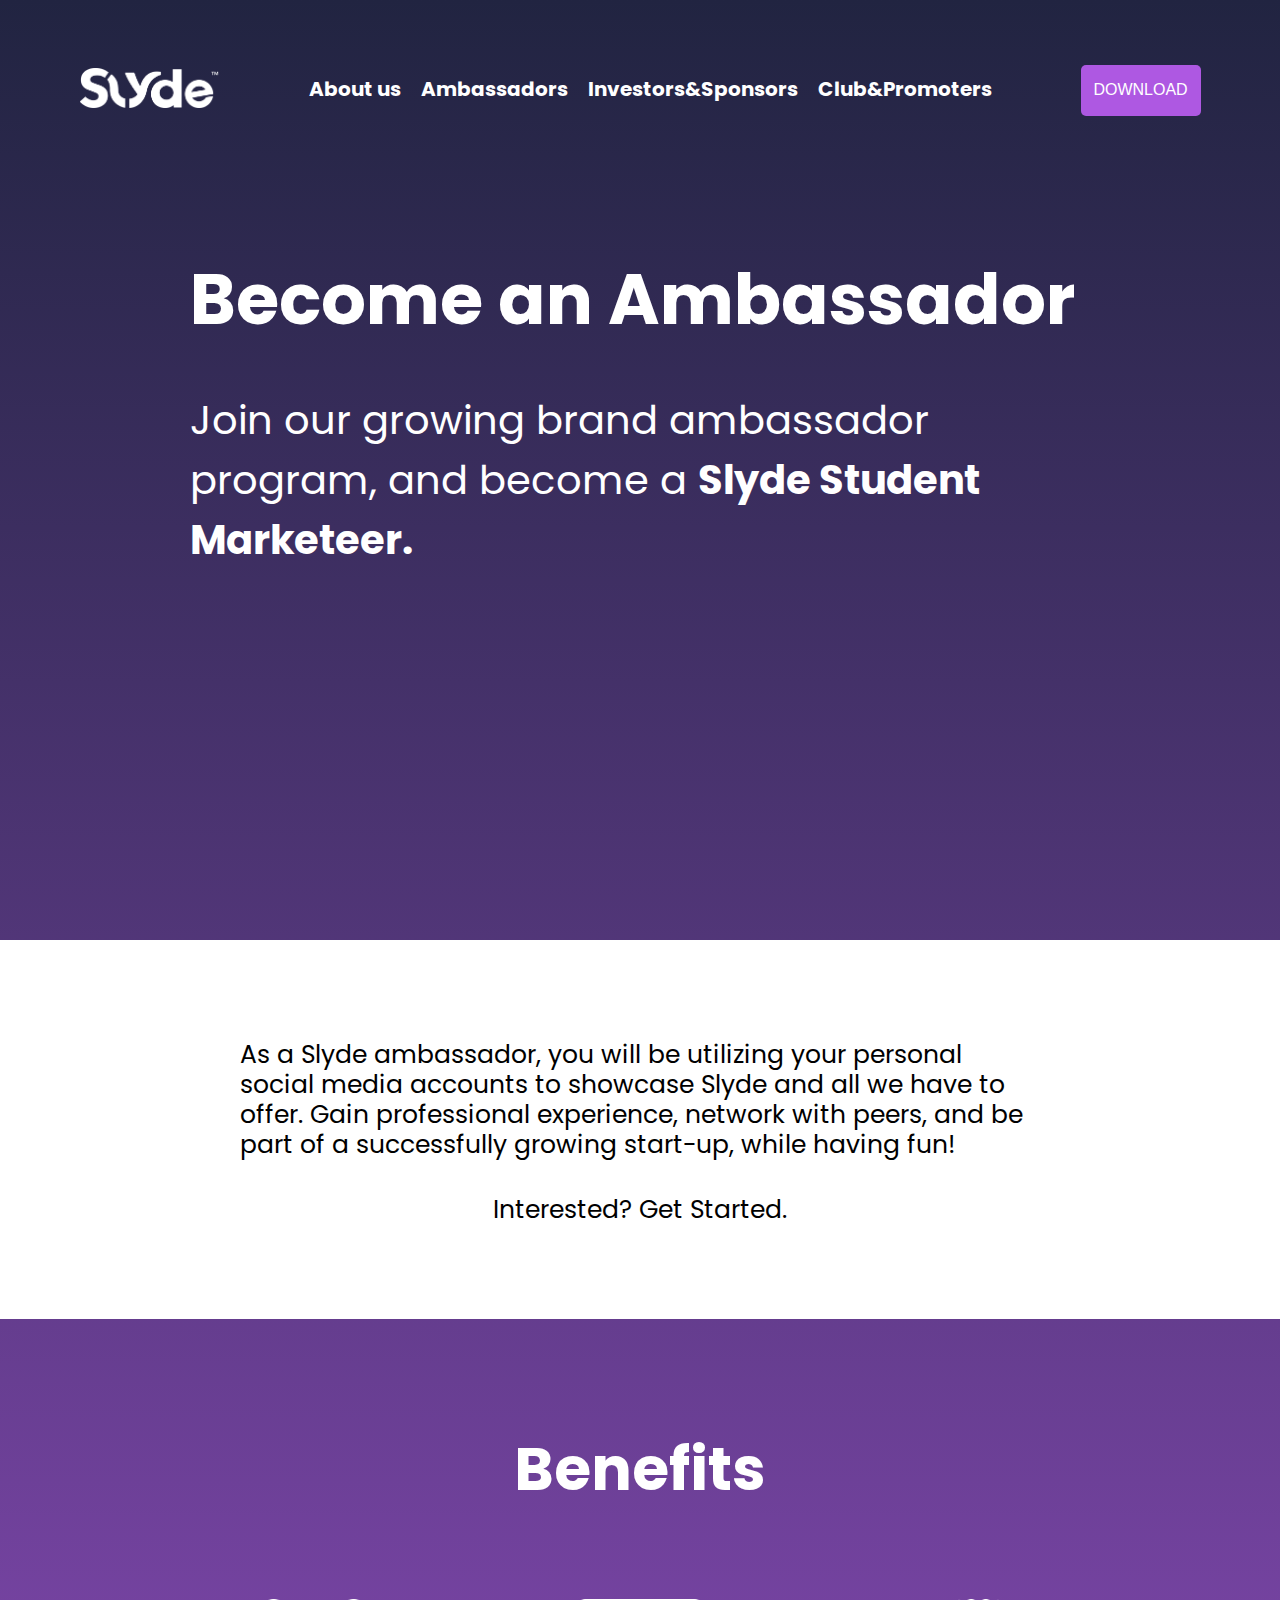
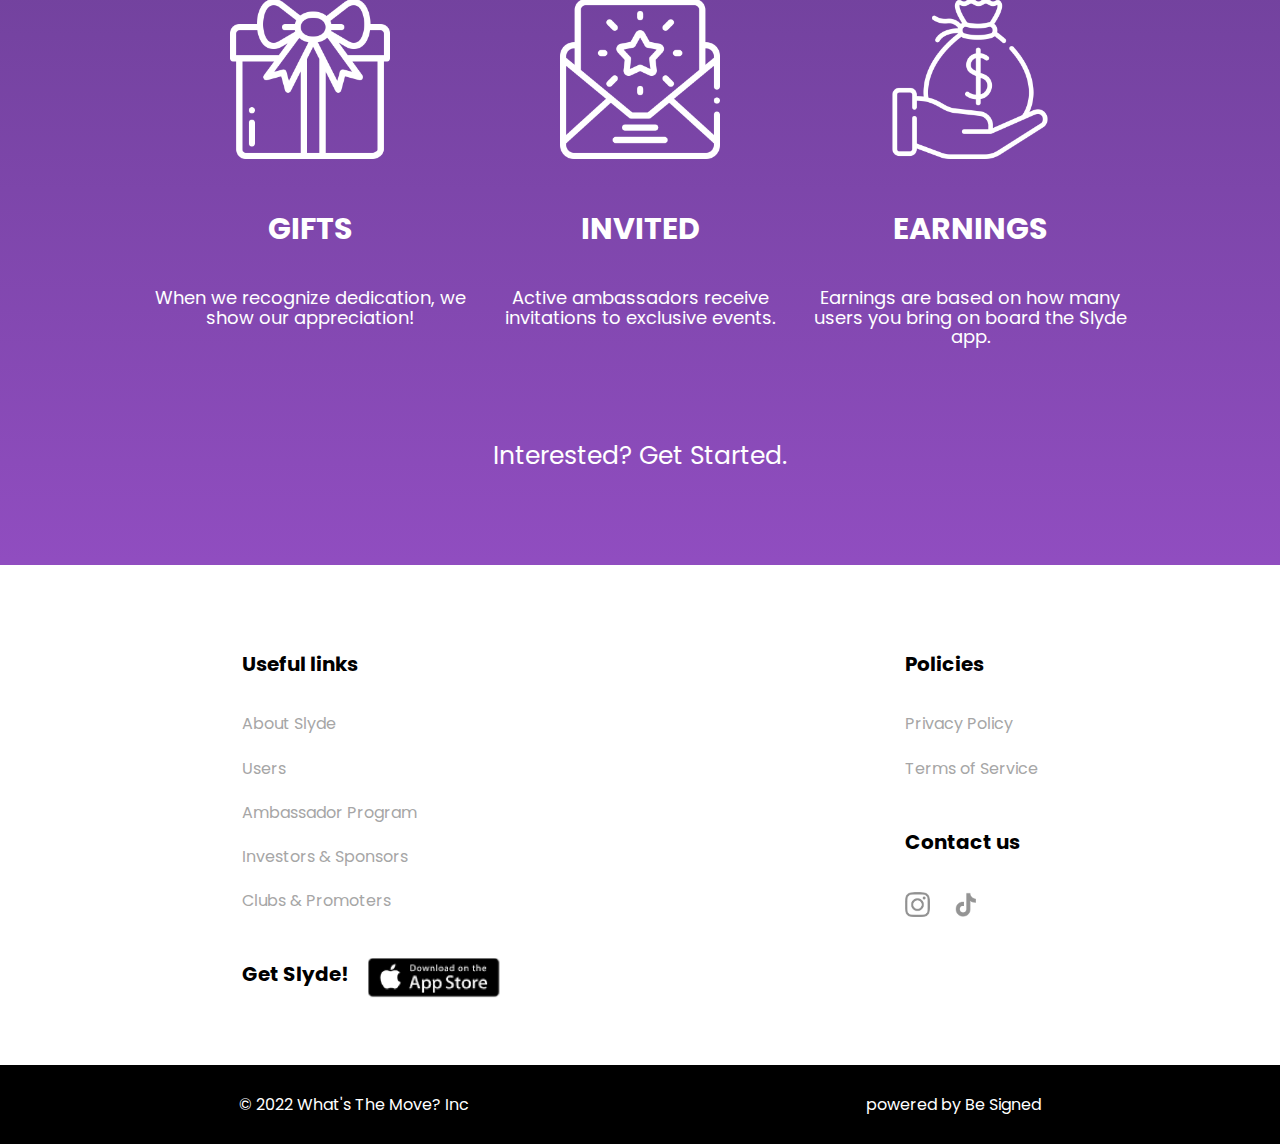
<file: ambassadors.html>
<!DOCTYPE html>
<html lang="en">

<head>
  <meta charset="UTF-8">
  <meta name="viewport" content="width=device-width, initial-scale=1.0">
  <meta http-equiv="X-UA-Compatible" content="ie=edge">
  <title>Slyde</title>
  <link rel="stylesheet" href="css/reset.css">
  <link rel="stylesheet" href="css/slick.css">
  <link rel="stylesheet" href="css/jquery.fancybox.css">
  <link rel="stylesheet" href="css/style.css">
  <link rel="stylesheet" href="css/media.css">
  <link rel="preconnect" href="https://fonts.googleapis.com">
  <link rel="preconnect" href="https://fonts.gstatic.com" crossorigin>
  <link href="https://fonts.googleapis.com/css2?family=Poppins:wght@300;400;700;900&display=swap" rel="stylesheet">
</head>

<body>
  <header class="header">
    <div class="container">
      <div class="header__top">
        <a href="./index.html" class="logo">
          <img src="./images/icons/HeaderLogo.png" alt="" class="logo__img">
        </a>
        <nav class="menu">
          <ul class="list">
            <li class="list__item"><a href="./about.html" class="list__link">About us</a></li>
            <li class="list__item"><a href="./ambassadors.html" class="list__link">Ambassadors</a></li>
            <li class="list__item"><a href="./investors.html" class="list__link">Investors&Sponsors</a></li>
            <li class="list__item"><a href="./club.html" class="list__link">Club&Promoters</a></li>

          </ul>
        </nav>
        <button class="header__button"><a href="https://apps.apple.com/us/app/slyde-mobile/id1590198770">Download</a>
        </button>

        <button class="header__btn-menu">
          <span class="header__btn-item">

          </span>
          <span class="header__btn-item">

          </span>
          <span class="header__btn-item">

          </span>
        </button>
      </div>
      <div class="header__content">
        <div class="container">
          <div class="header__content-inner">
            <div class="header__ambassador-content-info">

              <p class="ambassador__title">
                Become an Ambassador
              </p>
              <p class="ambassador__subtitle">
                Join our growing brand ambassador program, and become a <strong>Slyde Student Marketeer.</strong>
              </p>

            </div>
          </div>
        </div>
      </div>
    </div>

  </header>
  <div class="start">
    <div class="container">
      <div class="start__inner">
        <p class="start__inner-text">
          As a Slyde ambassador, you will be utilizing your personal social media accounts to showcase Slyde and all we
          have to offer. Gain professional experience, network with peers, and be part of a successfully growing
          start-up, while having fun!

        </p>
        <a href="https://forms.gle/7M9DMfNDBSGx9arf7" class="start__inner-link">Interested? Get Started.</a>


      </div>
    </div>
  </div>
<section class="benefits">
  <div class="container"> 
    <p class="benefits__title">
        Benefits
      </p>
    <div class="benefits__inner">
     
      <div class="benefits__inner-card">
        <img src="./images/icons/gift.png" alt="" class="benefits__inner-img">
        <div class="benefits__inner-info">
          <p class="benefits__inner-subtitle">GIFTS</p>
          <p class="benefits__inner-text">When we recognize dedication, 
            we show our appreciation!</p>
        </div>
        
      </div>
      <div class="benefits__inner-card">
        <img src="./images/icons/invited.png" alt="" class="benefits__inner-img">
        <div class="benefits__inner-info">
          <p class="benefits__inner-subtitle">INVITED</p>
          <p class="benefits__inner-text">Active ambassadors receive 
            invitations to exclusive events.</p>
        </div>
        
      </div>
      <div class="benefits__inner-card">
        <img src="./images/icons/earnings.png" alt="" class="benefits__inner-img">
        <div class="benefits__inner-info">
          <p class="benefits__inner-subtitle">EARNINGS</p>
          <p class="benefits__inner-text">Earnings are based
            on how many users 
            you bring on board
            the Slyde app.</p>
        </div>
        
      </div> 
    </div>
    <a href="https://forms.gle/7M9DMfNDBSGx9arf7" class="benefits__inner-link">
      <p>Interested? Get Started.</p>   </a>
  </div>
</section>





<footer class="footer">
  <div class="container">
    <div class="footer__inner">
      <div class="footer__info">
        <p class="footer__title">
          Useful links
        </p>
        <ul class="footer__list">
          <li class="footer__list-item"><a href="./about.html" class="footer__link">About Slyde</a></li>
          <li class="footer__list-item"><a href="./index.html" class="footer__link">Users</a></li>
          <li class="footer__list-item"><a href="./ambassadors.html" class="footer__link">Ambassador Program</a></li>
          <li class="footer__list-item"><a href="./investors.html" class="footer__link">Investors & Sponsors</a></li>
          <li class="footer__list-item"><a href="./club.html" class="footer__link">Clubs & Promoters</a></li>
        </ul>
        <div class="footer__app">
          <p class="footer__title">Get Slyde!</p>
          <a href="https://apps.apple.com/us/app/slyde-mobile/id1590198770">
            <img src="./images/icons/App Store Icon 1.png" alt="" class="footer__getapp"></a>
        </div>
      </div>
      <div class="footer__info">

        <p class="footer__title">
          Policies
        </p>
        <ul class="footer__list">
          <li class="footer__list-item"><a href="./privacy.html" class="footer__link">Privacy Policy</a></li>
          <li class="footer__list-item"><a href="./terms.html" class="footer__link">Terms of Service</a></li>
        </ul>
        <p class="footer__title">
          Contact us
        </p>
        <ul class="footer__ilist">
          <li class="footer__ilist-item"><a href="https://www.instagram.com/slydeappusa/" class="footer__link"><img class="footer__ilist-item-img"
                src="./images/icons/Instagram Logo Footer 1.png" alt=""></a></li>
          <li class="footer__ilist-item"><a href="https://www.tiktok.com/@slydemobile" class="footer__link"><img class="footer__ilist-item-img"
                src="./images/icons/TikTok Logo Footer 1.png" alt=""></a></li>
          
        </ul>
      </div>
    </div>
  </div>
  <div class="footer__rights">
    <div class="container">
      <div class="footer__rights-inner">
        <p class="footer__rights-text">© 2022 What's The Move? Inc</p>
       <p class="footer__rights-text">powered by <a href="http://bsigned.us/">Be Signed</a></p>
      </div>
    </div>
  </div>
</footer>

  <script src="https://ajax.googleapis.com/ajax/libs/jquery/3.4.1/jquery.min.js"></script>
  <script src="js/slick.min.js"></script>
  <script src="js/jquery.fancybox.min.js"></script>
  <script src="js/main.js"></script>
</body>

</html>
</file>
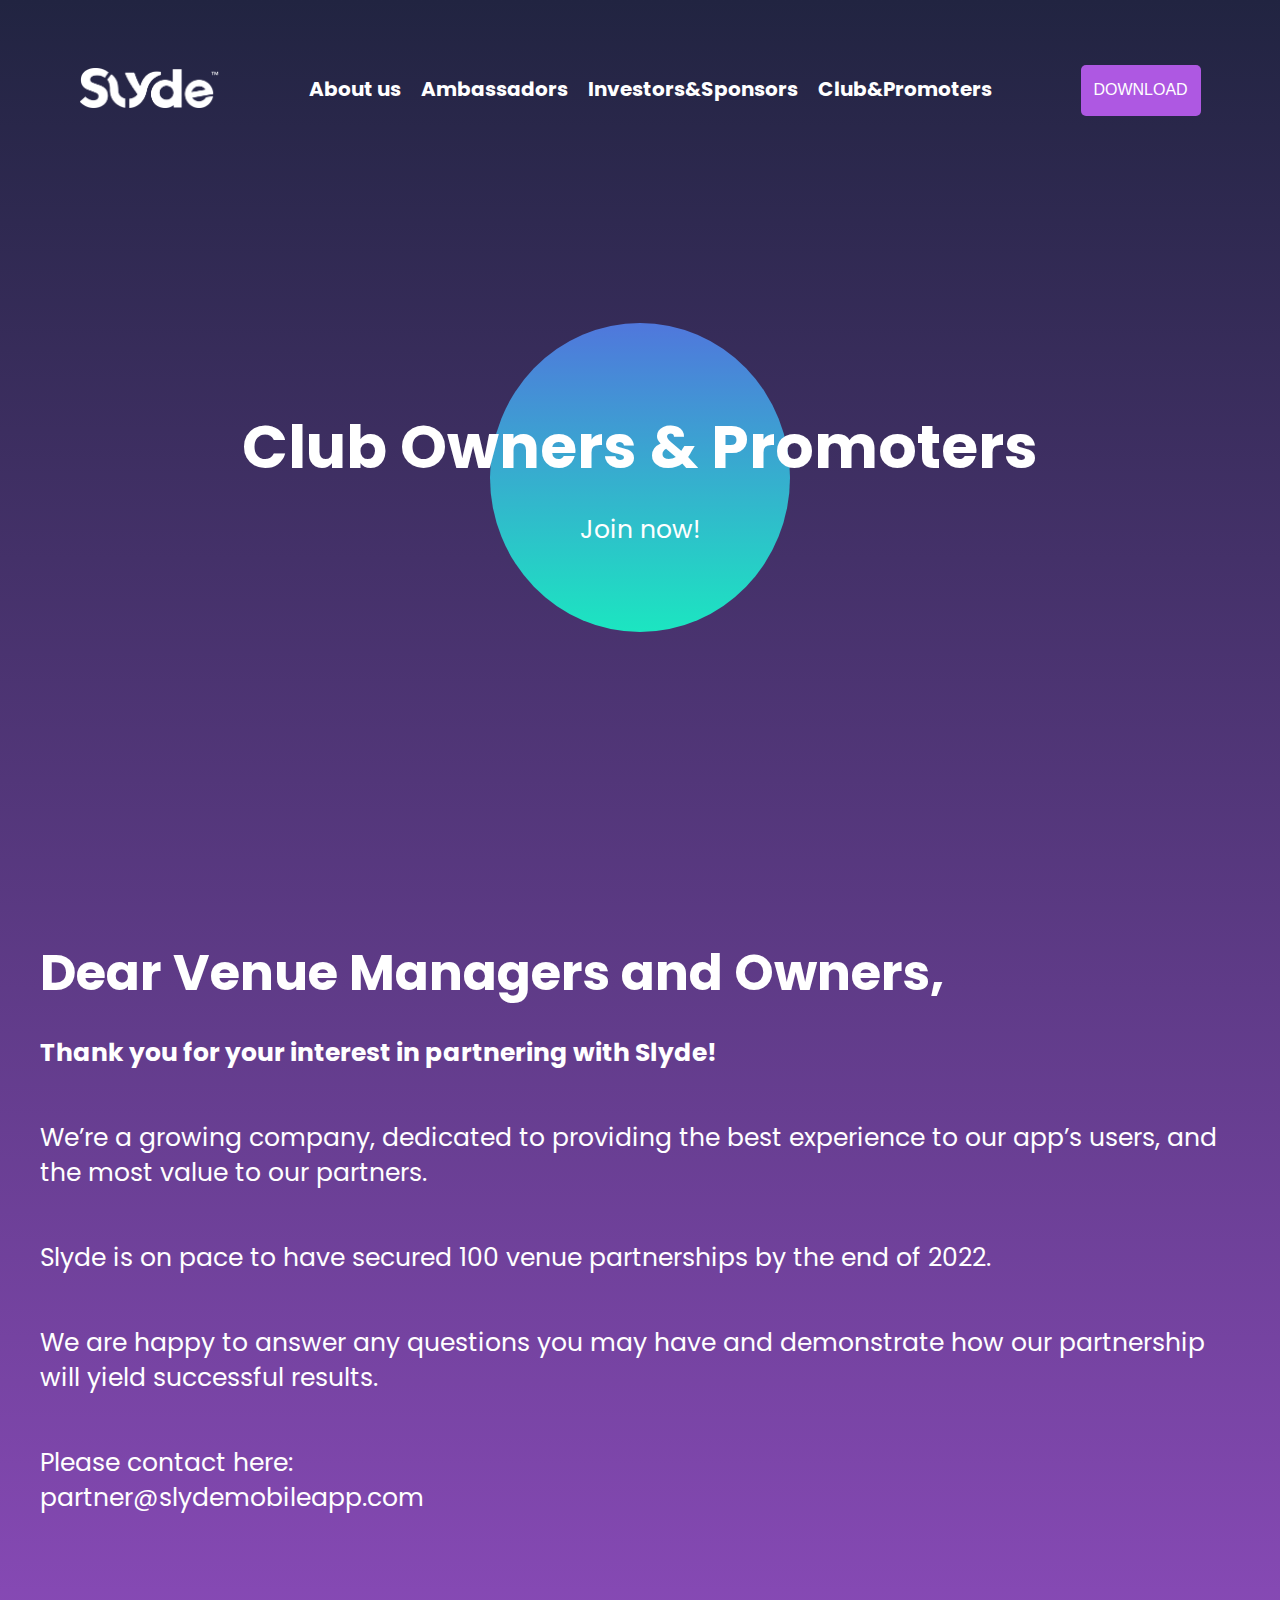
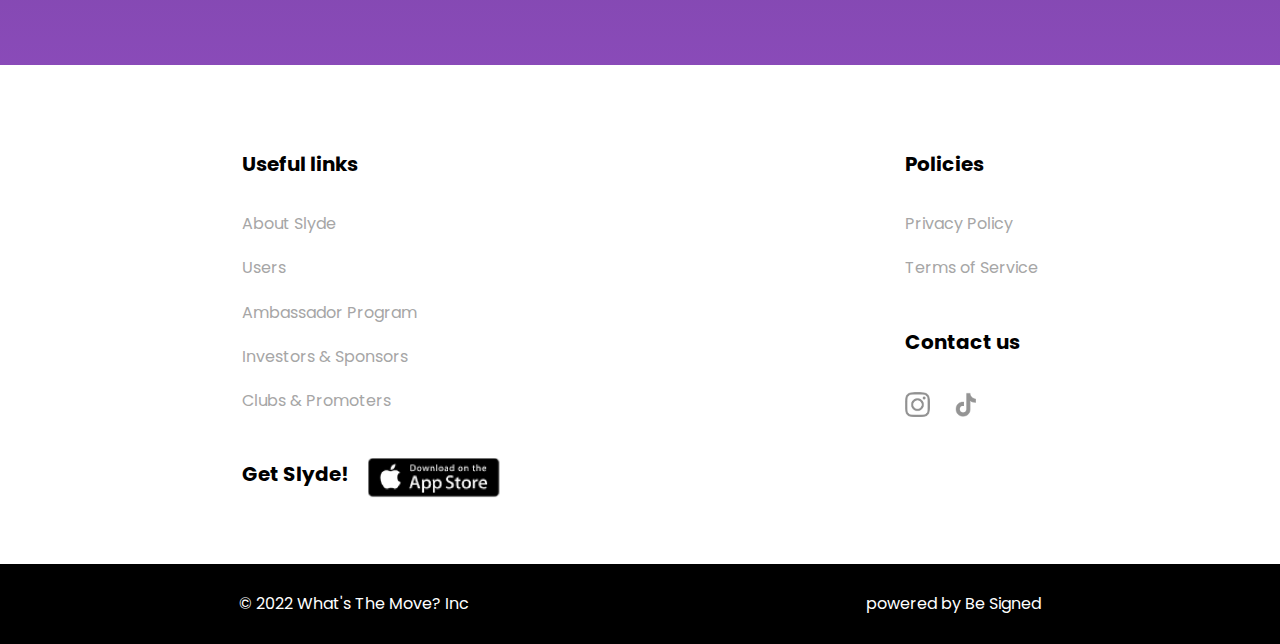
<file: club.html>
<!DOCTYPE html>
<html lang="en">

<head>
  <meta charset="UTF-8">
  <meta name="viewport" content="width=device-width, initial-scale=1.0">
  <meta http-equiv="X-UA-Compatible" content="ie=edge">
  <title>Slyde</title>
  <link rel="stylesheet" href="css/reset.css">
  <link rel="stylesheet" href="css/slick.css">
  <link rel="stylesheet" href="css/jquery.fancybox.css">
  <link rel="stylesheet" href="css/style.css">
  <link rel="stylesheet" href="css/media.css">
  <link rel="preconnect" href="https://fonts.googleapis.com">
  <link rel="preconnect" href="https://fonts.gstatic.com" crossorigin>
  <link href="https://fonts.googleapis.com/css2?family=Poppins:wght@300;400;700;900&display=swap" rel="stylesheet">
</head>

<body>
  <header class="header">
    <div class="container">
      <div class="header__top">
        <a href="./index.html" class="logo">
          <img src="./images/icons/HeaderLogo.png" alt="" class="logo__img">
        </a>
        <nav class="menu">
          <ul class="list">
            <li class="list__item"><a href="./about.html" class="list__link">About us</a></li>
            <li class="list__item"><a href="./ambassadors.html" class="list__link">Ambassadors</a></li>
            <li class="list__item"><a href="./investors.html" class="list__link">Investors&Sponsors</a></li>
            <li class="list__item"><a href="./club.html" class="list__link">Club&Promoters</a></li>

          </ul>
        </nav>
        <button class="header__button"><a href="https://apps.apple.com/us/app/slyde-mobile/id1590198770">Download</a>
        </button>

        <button class="header__btn-menu">
          <span class="header__btn-item">

          </span>
          <span class="header__btn-item">

          </span>
          <span class="header__btn-item">

          </span>
        </button>
      </div>

      <div class="header__content">    
        <img src="./images/icons/Ellipse 3.svg" alt="" class="header__mainbub-club hue-shift">
        <p class="header__title-club">Club Owners & Promoters</p>
        <p class="header__subtitle-club"> Join now!</p>
    
      </div>

    </div>
  </header>

<section class="club">
  <div class="container">
    <div class="club-content">
    <p class="club__content-title">
      Dear Venue Managers
and Owners,
    </p>
    <p class="club__content-text">
     <strong> Thank you for your interest in partnering with Slyde! </strong>  

    </p>
    <p class="club__content-text">
      We’re a growing company, dedicated to providing the best experience to our app’s users, and the most value to our partners.  


    </p>
    <p class="club__content-text">
    
      Slyde is on pace to have secured 100 venue partnerships by the 
      end of 2022.
    </p>
    <p class="club__content-text">
      We are happy to answer any questions you may have and demonstrate how our partnership will yield successful results.
     
    </p>
    
    <p class="club__content-text">
      Please contact here: <br>
      partner@slydemobileapp.com
    </p>
  </div>
</div>
</section>


<footer class="footer">
  <div class="container">
    <div class="footer__inner">
      <div class="footer__info">
        <p class="footer__title">
          Useful links
        </p>
        <ul class="footer__list">
          <li class="footer__list-item"><a href="./about.html" class="footer__link">About Slyde</a></li>
          <li class="footer__list-item"><a href="./index.html" class="footer__link">Users</a></li>
          <li class="footer__list-item"><a href="./ambassadors.html" class="footer__link">Ambassador Program</a></li>
          <li class="footer__list-item"><a href="./investors.html" class="footer__link">Investors & Sponsors</a></li>
          <li class="footer__list-item"><a href="./club.html" class="footer__link">Clubs & Promoters</a></li>
        </ul>
        <div class="footer__app">
          <p class="footer__title">Get Slyde!</p>
          <a href="https://apps.apple.com/us/app/slyde-mobile/id1590198770">
            <img src="./images/icons/App Store Icon 1.png" alt="" class="footer__getapp"></a>
        </div>
      </div>
      <div class="footer__info">

        <p class="footer__title">
          Policies
        </p>
        <ul class="footer__list">
          <li class="footer__list-item"><a href="./privacy.html" class="footer__link">Privacy Policy</a></li>
          <li class="footer__list-item"><a href="./terms.html" class="footer__link">Terms of Service</a></li>
        </ul>
        <p class="footer__title">
          Contact us
        </p>
        <ul class="footer__ilist">
          <li class="footer__ilist-item"><a href="https://www.instagram.com/slydeappusa/" class="footer__link"><img class="footer__ilist-item-img"
                src="./images/icons/Instagram Logo Footer 1.png" alt=""></a></li>
          <li class="footer__ilist-item"><a href="https://www.tiktok.com/@slydemobile" class="footer__link"><img class="footer__ilist-item-img"
                src="./images/icons/TikTok Logo Footer 1.png" alt=""></a></li>
          
        </ul>
      </div>
    </div>
  </div>
  <div class="footer__rights">
    <div class="container">
      <div class="footer__rights-inner">
        <p class="footer__rights-text">© 2022 What's The Move? Inc</p>
       <p class="footer__rights-text">powered by <a href="http://bsigned.us/">Be Signed</a></p>
      </div>
    </div>
  </div>
</footer>

  <script src="https://ajax.googleapis.com/ajax/libs/jquery/3.4.1/jquery.min.js"></script>
  <script src="js/slick.min.js"></script>
  <script src="js/jquery.to-top.js"></script>
  <script src="js/jquery.fancybox.min.js"></script>
  <script src="js/main.js"></script>
</body>

</html>
</file>
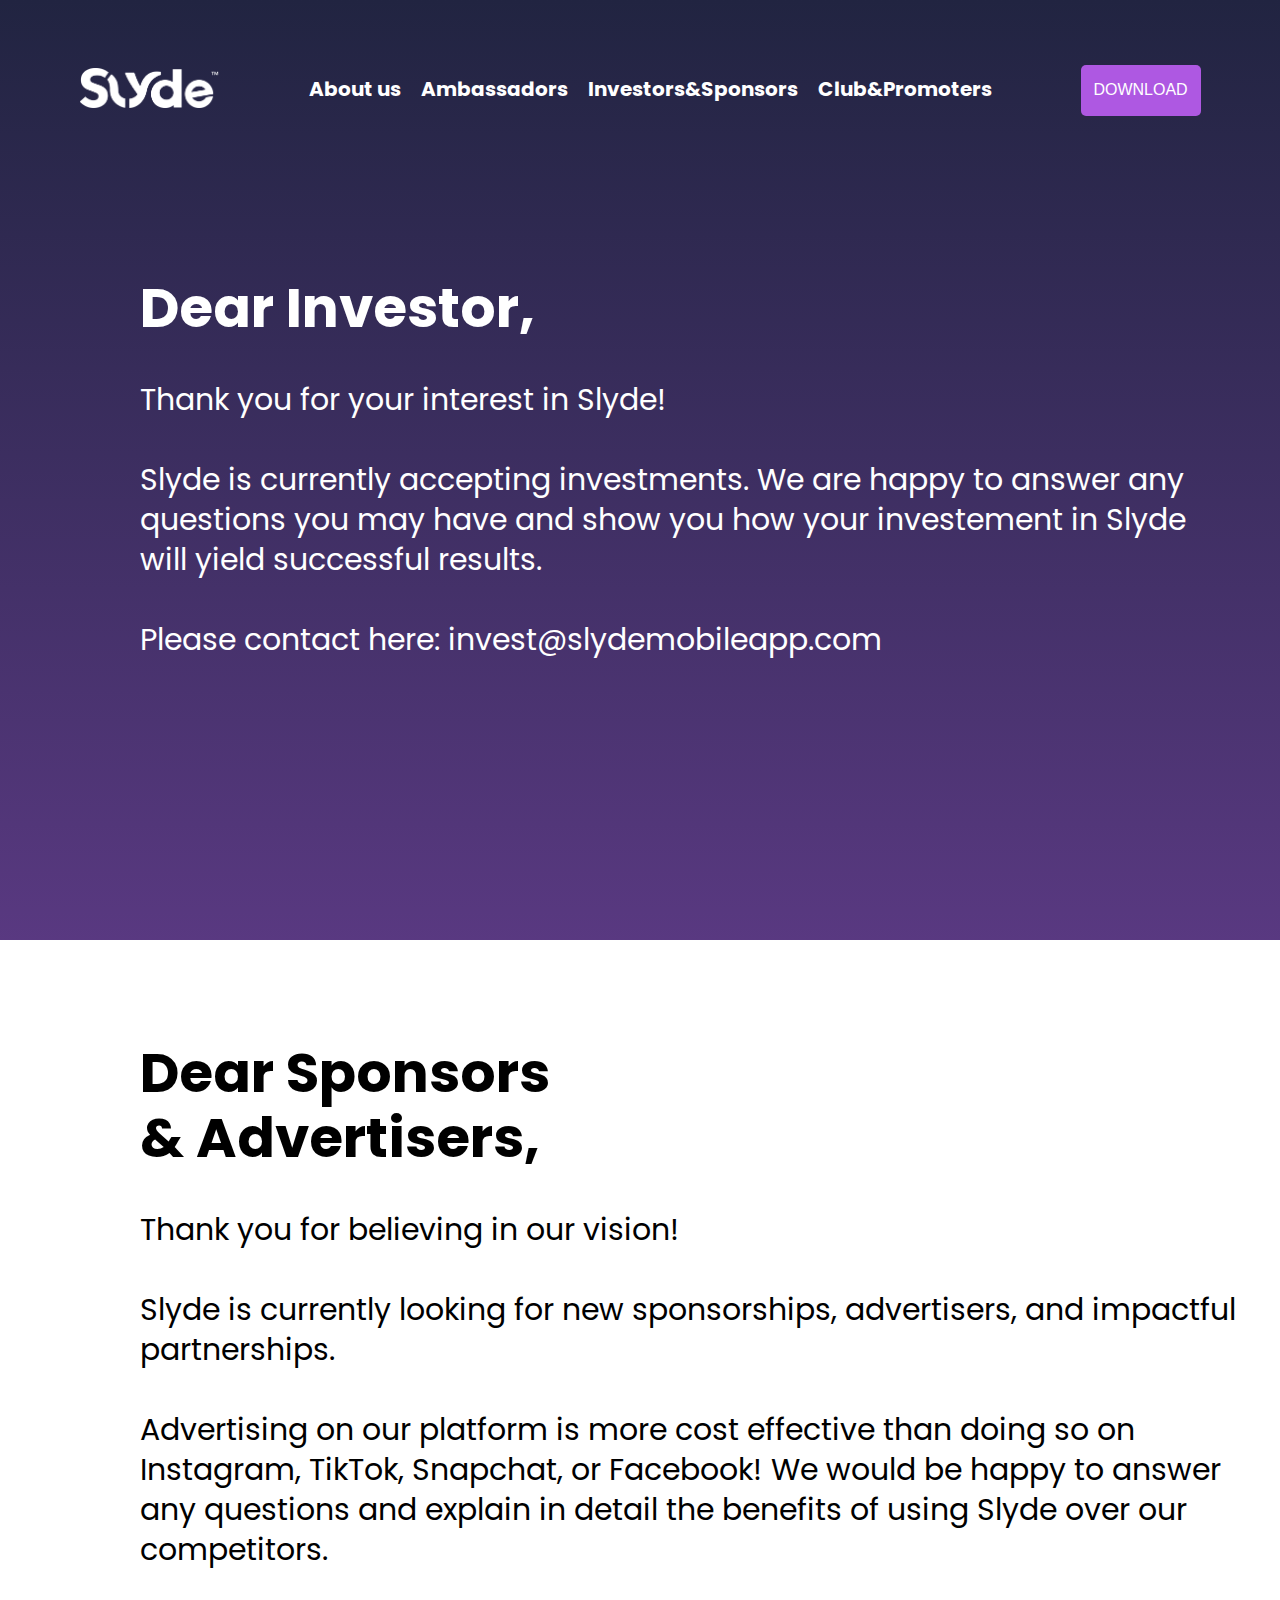
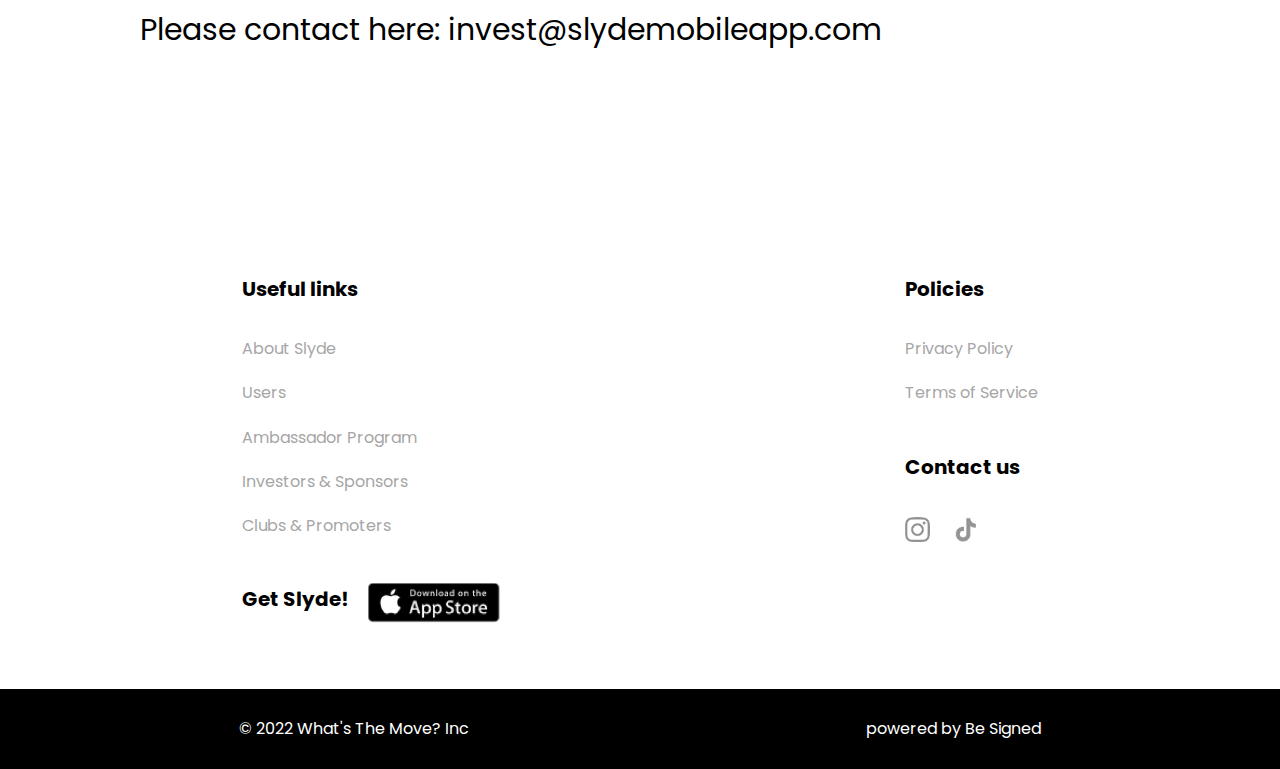
<file: investors.html>
<!DOCTYPE html>
<html lang="en">

<head>
  <meta charset="UTF-8">
  <meta name="viewport" content="width=device-width, initial-scale=1.0">
  <meta http-equiv="X-UA-Compatible" content="ie=edge">
  <title>Slyde</title>
  <link rel="stylesheet" href="css/reset.css">
  <link rel="stylesheet" href="css/slick.css">
  <link rel="stylesheet" href="css/jquery.fancybox.css">
  <link rel="stylesheet" href="css/style.css">
  <link rel="stylesheet" href="css/media.css">
  <link rel="preconnect" href="https://fonts.googleapis.com">
  <link rel="preconnect" href="https://fonts.gstatic.com" crossorigin>
  <link href="https://fonts.googleapis.com/css2?family=Poppins:wght@300;400;700;900&display=swap" rel="stylesheet">
</head>

<body>
  <header class="header">
    <div class="container">
      <div class="header__top">
        <a href="./index.html" class="logo">
          <img src="./images/icons/HeaderLogo.png" alt="" class="logo__img">
        </a>
        <nav class="menu">
          <ul class="list">
            <li class="list__item"><a href="./about.html" class="list__link">About us</a></li>
            <li class="list__item"><a href="./ambassadors.html" class="list__link">Ambassadors</a></li>
            <li class="list__item"><a href="./investors.html" class="list__link">Investors&Sponsors</a></li>
            <li class="list__item"><a href="./club.html" class="list__link">Club&Promoters</a></li>

          </ul>
        </nav>
        <button class="header__button"><a href="https://apps.apple.com/us/app/slyde-mobile/id1590198770">Download</a>
        </button>

        <button class="header__btn-menu">
          <span class="header__btn-item">

          </span>
          <span class="header__btn-item">

          </span>
          <span class="header__btn-item">

          </span>
        </button>
      </div>
      <div class="header__investors">
        <div class="header__investors-title">
          Dear Investor,
        </div>
        <p class="header__investors-text">
          Thank you for your interest in Slyde!
        </p>
        <p class="header__investors-text">
          Slyde is currently accepting investments. We are happy to answer any questions you may
          have and show you how your investement in Slyde will yield successful results.
        </p>
      
        <p class="header__investors-text">
          Please contact here: invest@slydemobileapp.com
        </p>
      </div>

    </div>
  </header>
  <section class="sponsor">
    <div class="container">
      <div class="sponsor__inner">
        <div class="sponsor__inner-title">
          Dear Sponsors <br>
          & Advertisers,
        </div>
        <p class="sponsor__inner-text">
          Thank you for believing in our vision!
        </p>

        <p class="sponsor__inner-text">
          Slyde is currently looking for new sponsorships, advertisers, and impactful partnerships.
        </p>
        <p class="sponsor__inner-text">
          Advertising on our platform is more cost effective than doing so on Instagram,
          TikTok, Snapchat, or Facebook! We would be happy to answer any questions and explain in detail the benefits of
          using Slyde over our competitors.
        </p>
        <p class="sponsor__inner-text">
          Please contact here: invest@slydemobileapp.com
        </p>
      </div>
    </div>
  </section>















  <footer class="footer">
    <div class="container">
      <div class="footer__inner">
        <div class="footer__info">
          <p class="footer__title">
            Useful links
          </p>
          <ul class="footer__list">
            <li class="footer__list-item"><a href="./about.html" class="footer__link">About Slyde</a></li>
            <li class="footer__list-item"><a href="./index.html" class="footer__link">Users</a></li>
            <li class="footer__list-item"><a href="./ambassadors.html" class="footer__link">Ambassador Program</a></li>
            <li class="footer__list-item"><a href="./investors.html" class="footer__link">Investors & Sponsors</a></li>
            <li class="footer__list-item"><a href="./club.html" class="footer__link">Clubs & Promoters</a></li>
          </ul>
          <div class="footer__app">
            <p class="footer__title">Get Slyde!</p>
            <a href="https://apps.apple.com/us/app/slyde-mobile/id1590198770">
              <img src="./images/icons/App Store Icon 1.png" alt="" class="footer__getapp"></a>
          </div>
        </div>
        <div class="footer__info">
  
          <p class="footer__title">
            Policies
          </p>
          <ul class="footer__list">
            <li class="footer__list-item"><a href="./privacy.html" class="footer__link">Privacy Policy</a></li>
            <li class="footer__list-item"><a href="./terms.html" class="footer__link">Terms of Service</a></li>
          </ul>
          <p class="footer__title">
            Contact us
          </p>
          <ul class="footer__ilist">
            <li class="footer__ilist-item"><a href="https://www.instagram.com/slydeappusa/" class="footer__link"><img class="footer__ilist-item-img"
                  src="./images/icons/Instagram Logo Footer 1.png" alt=""></a></li>
            <li class="footer__ilist-item"><a href="https://www.tiktok.com/@slydemobile" class="footer__link"><img class="footer__ilist-item-img"
                  src="./images/icons/TikTok Logo Footer 1.png" alt=""></a></li>
            
          </ul>
        </div>
      </div>
    </div>
    <div class="footer__rights">
      <div class="container">
        <div class="footer__rights-inner">
          <p class="footer__rights-text">© 2022 What's The Move? Inc</p>
         <p class="footer__rights-text">powered by <a href="http://bsigned.us/">Be Signed</a></p>
        </div>
      </div>
    </div>
  </footer>
  
  <script src="https://ajax.googleapis.com/ajax/libs/jquery/3.4.1/jquery.min.js"></script>
  <script src="js/slick.min.js"></script>
  <script src="js/jquery.fancybox.min.js"></script>
  <script src="js/main.js"></script>
</body>

</html>
</file>
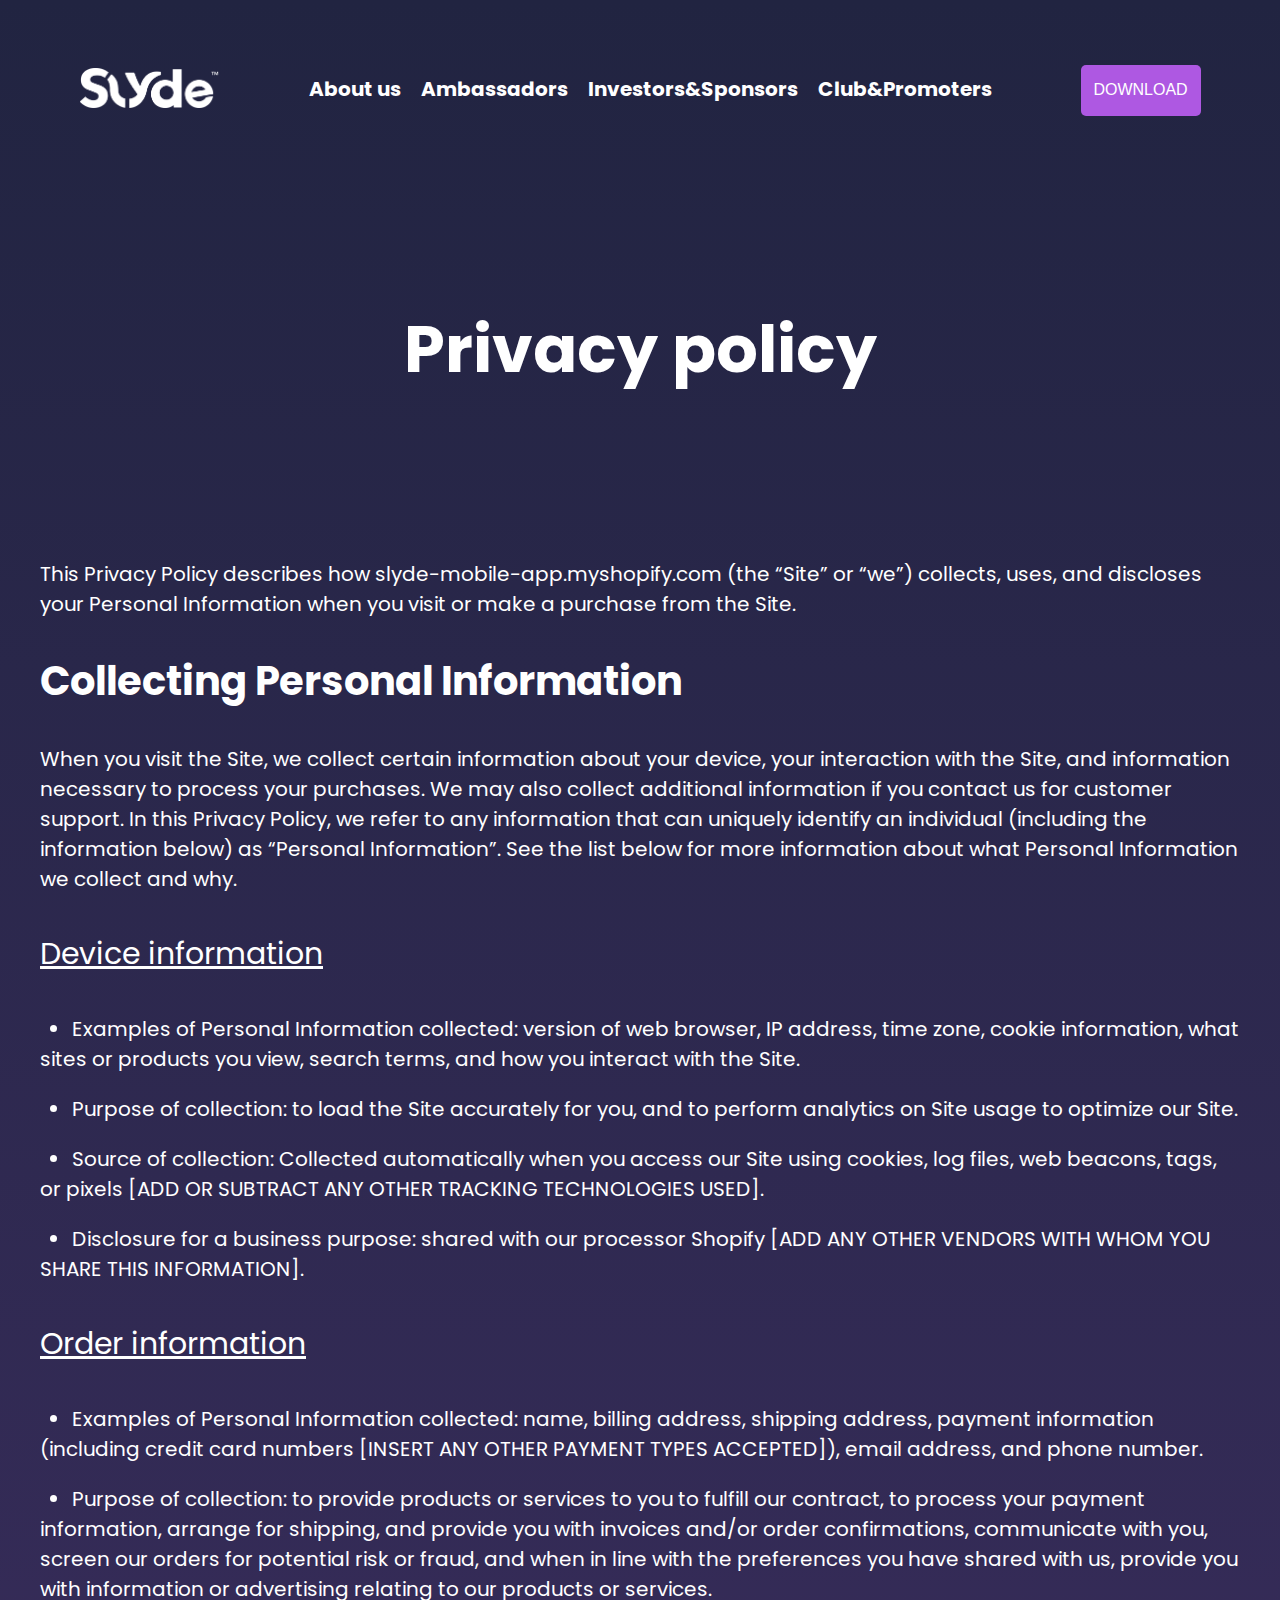
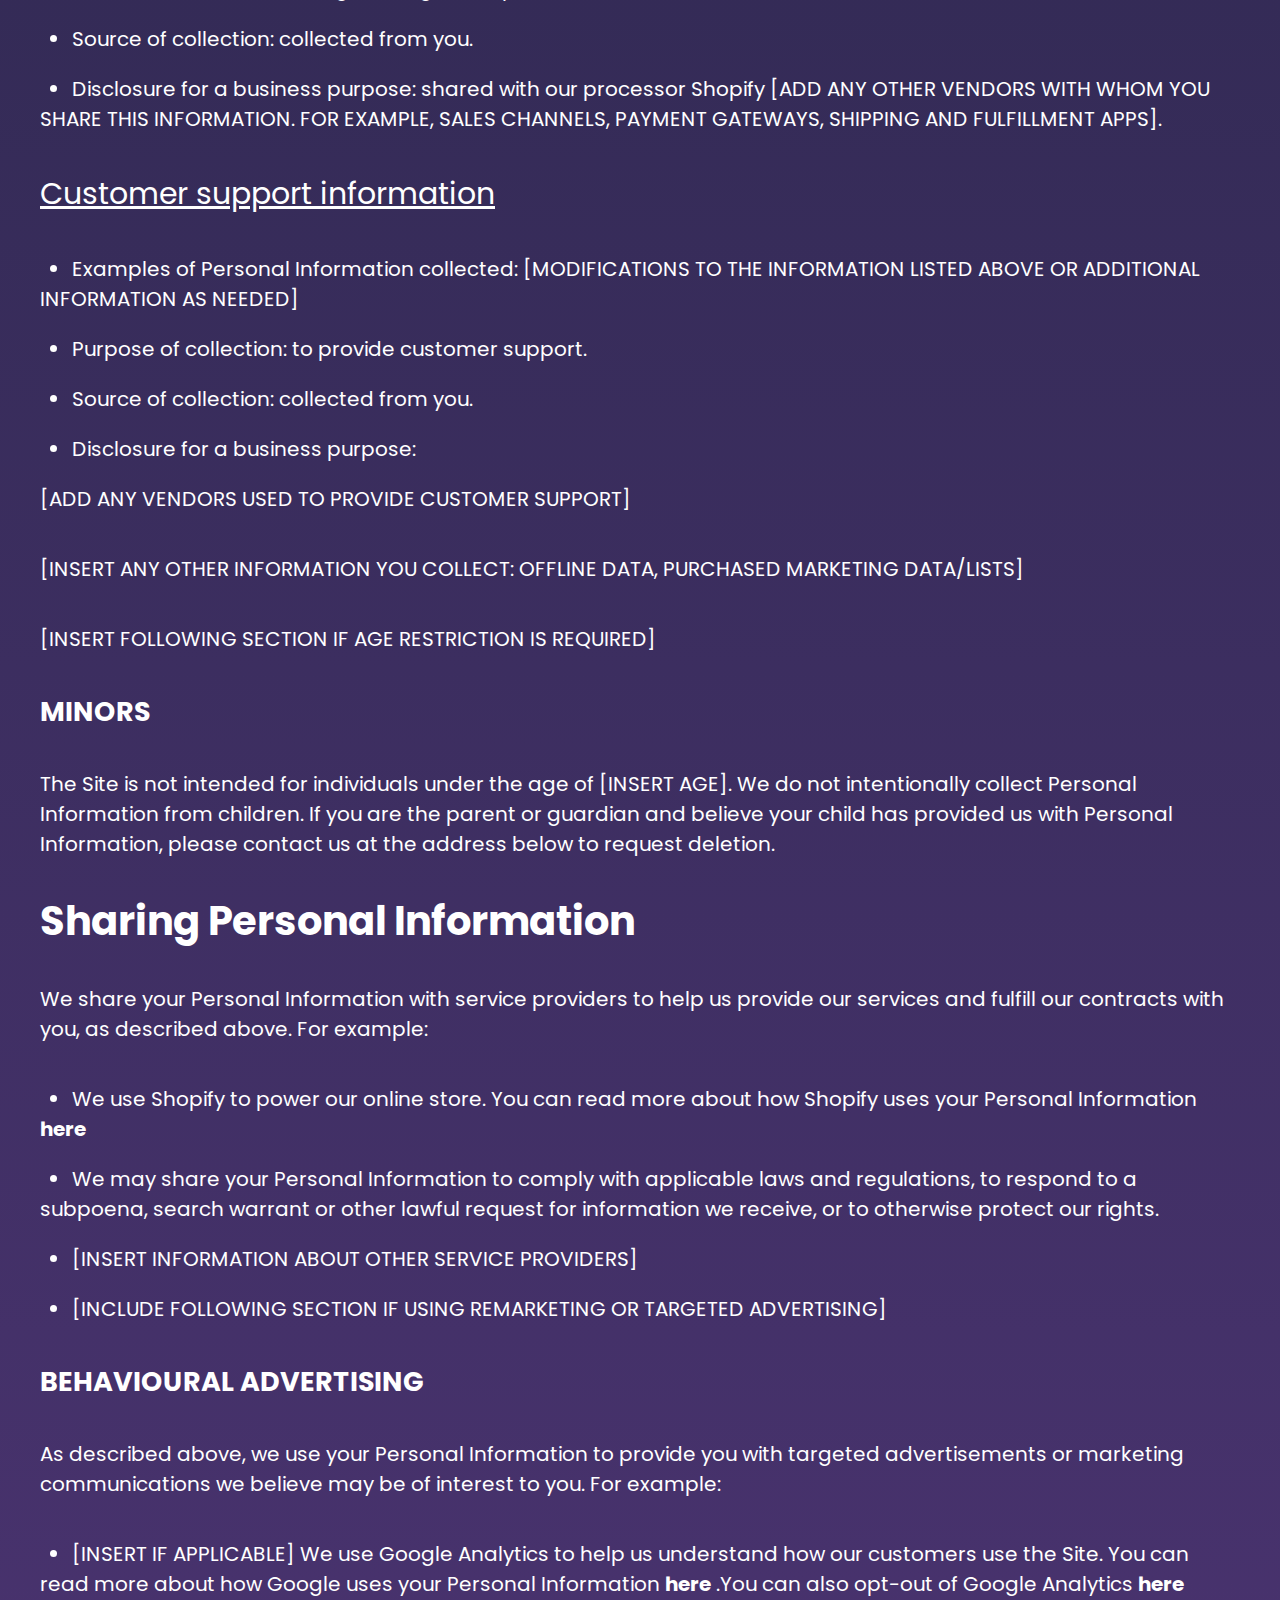
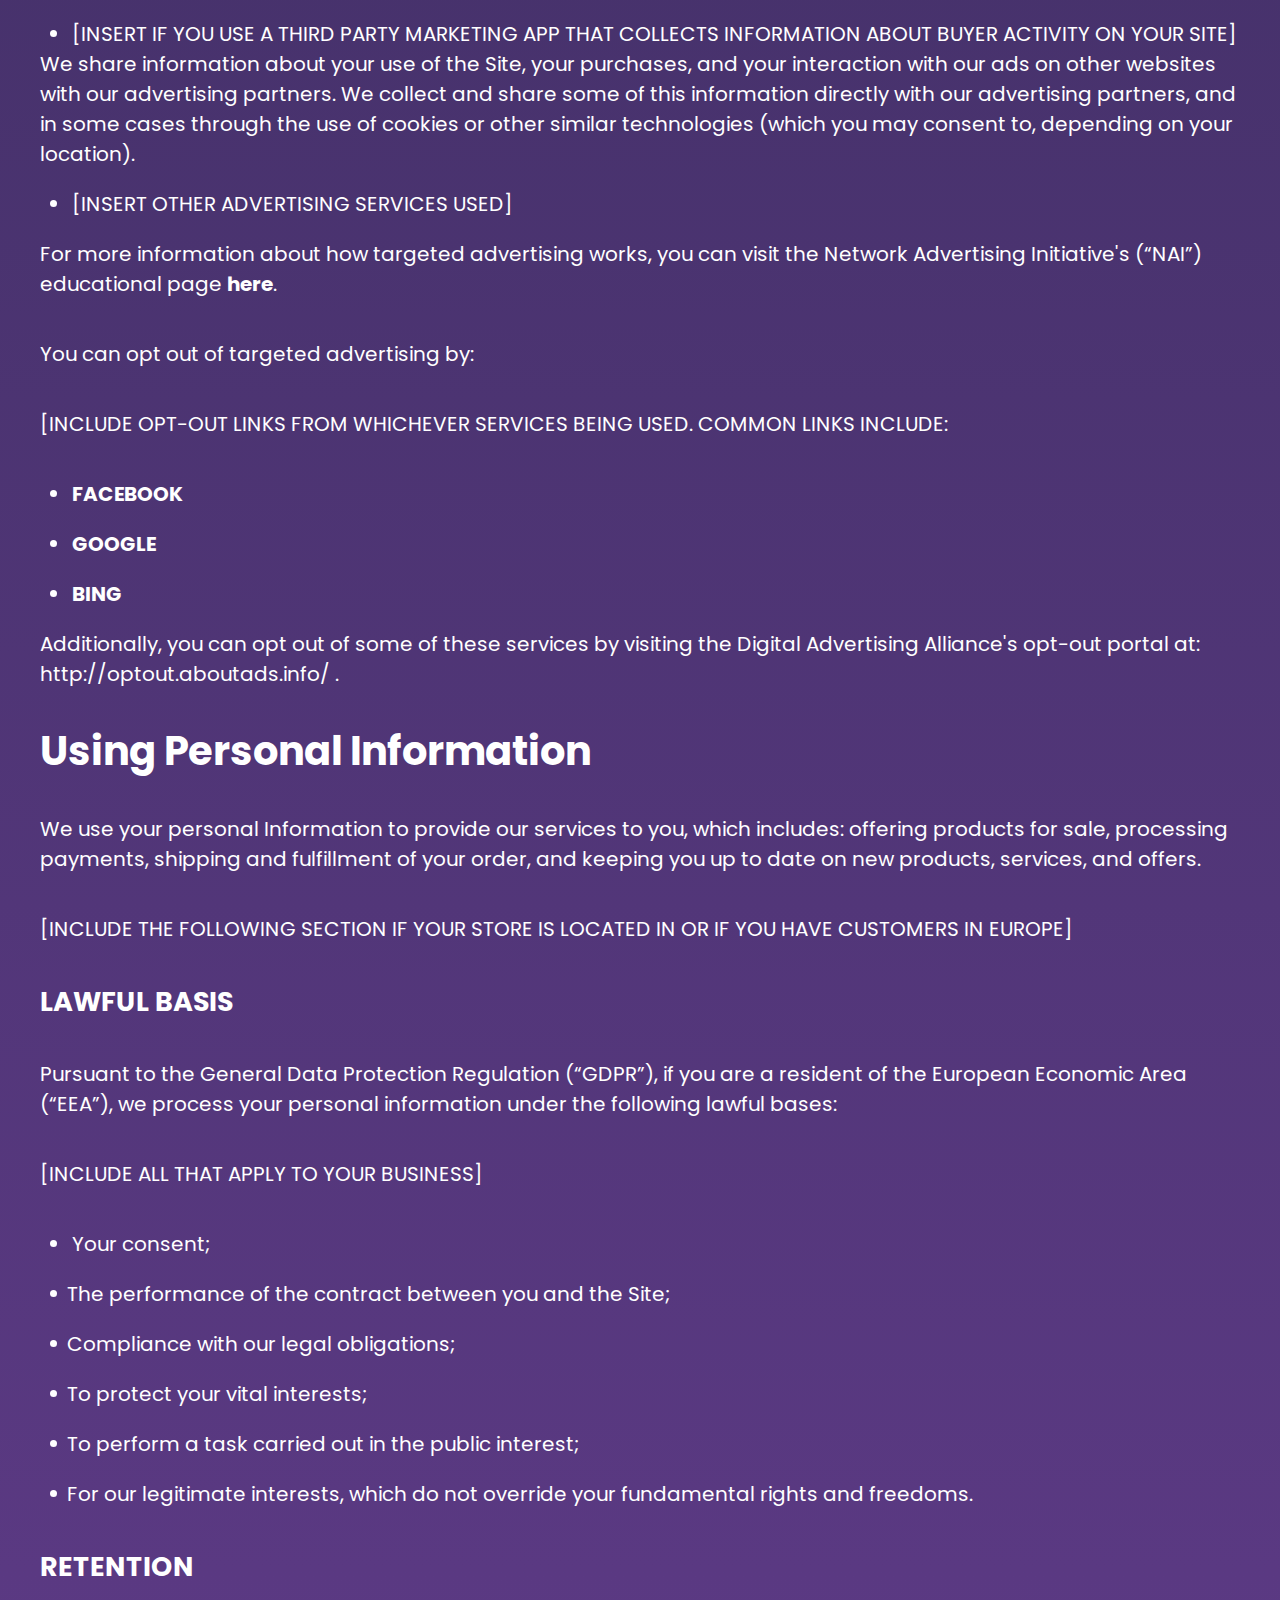
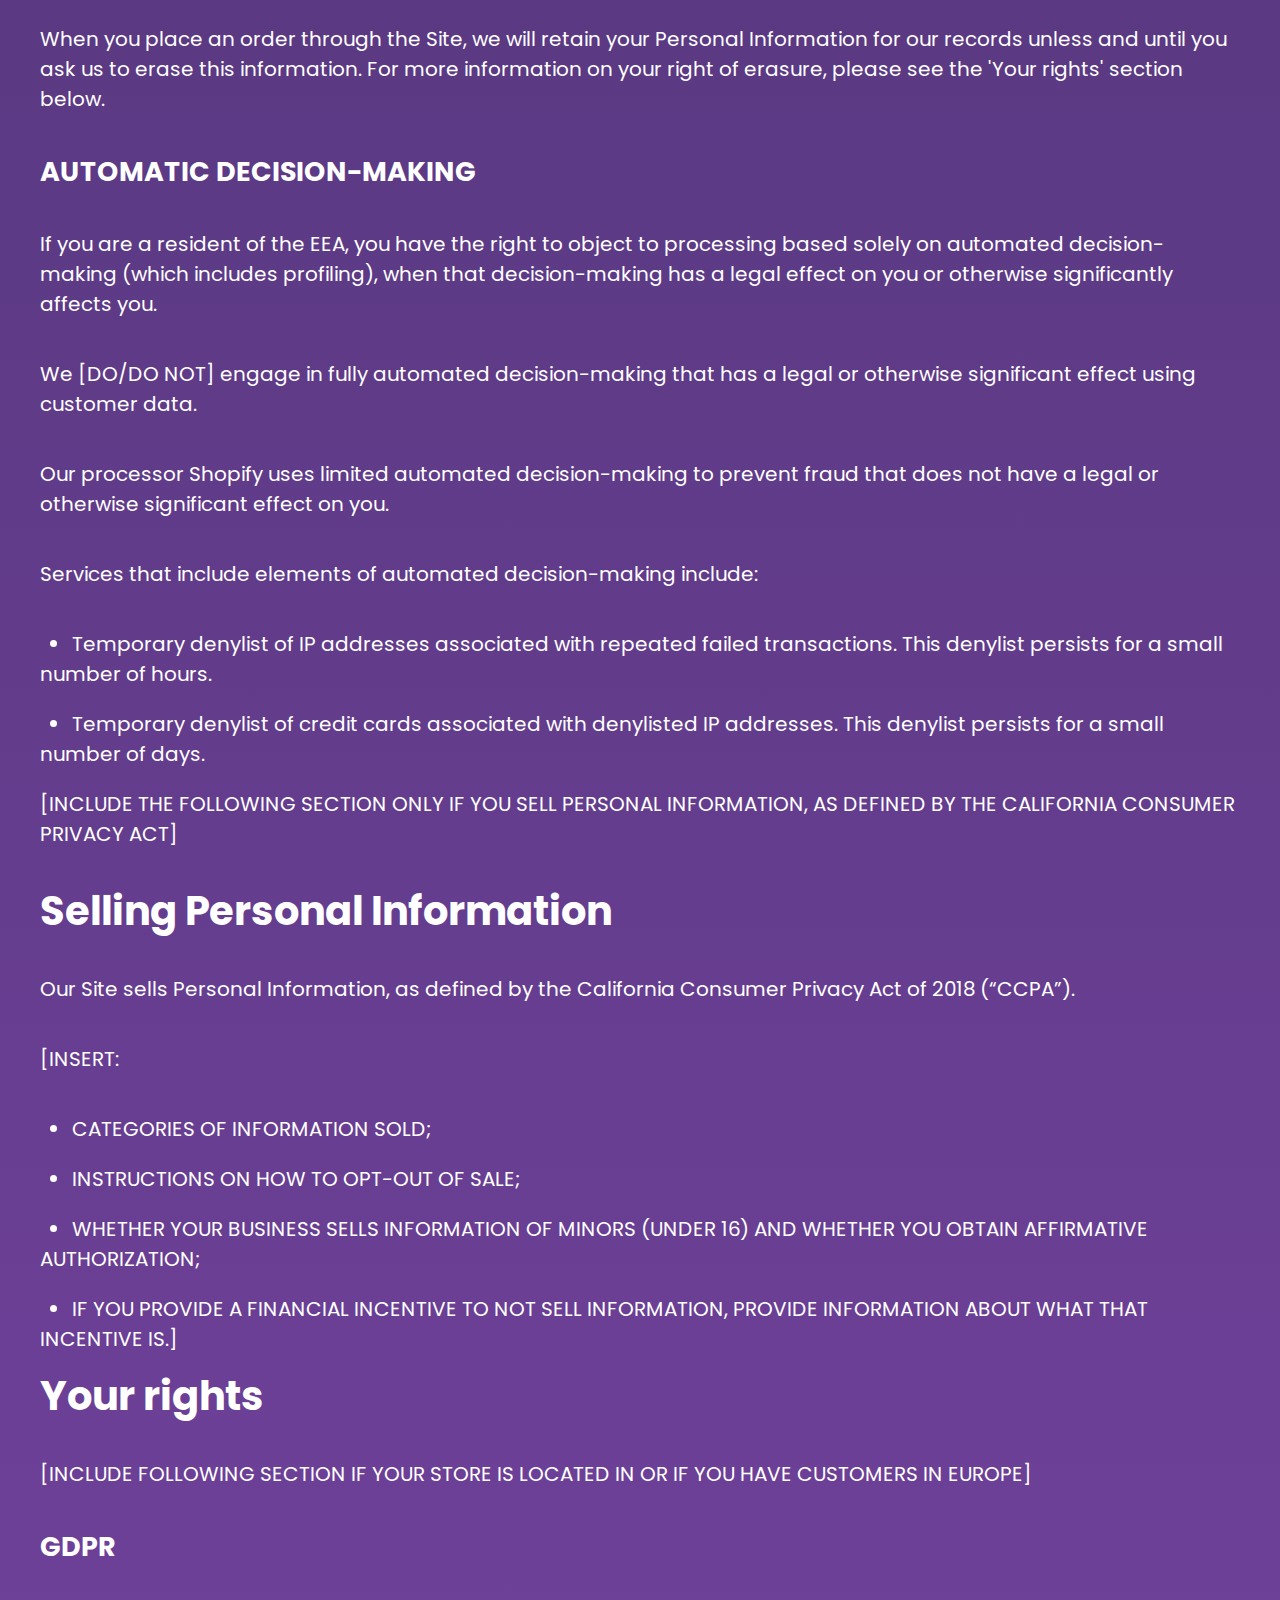
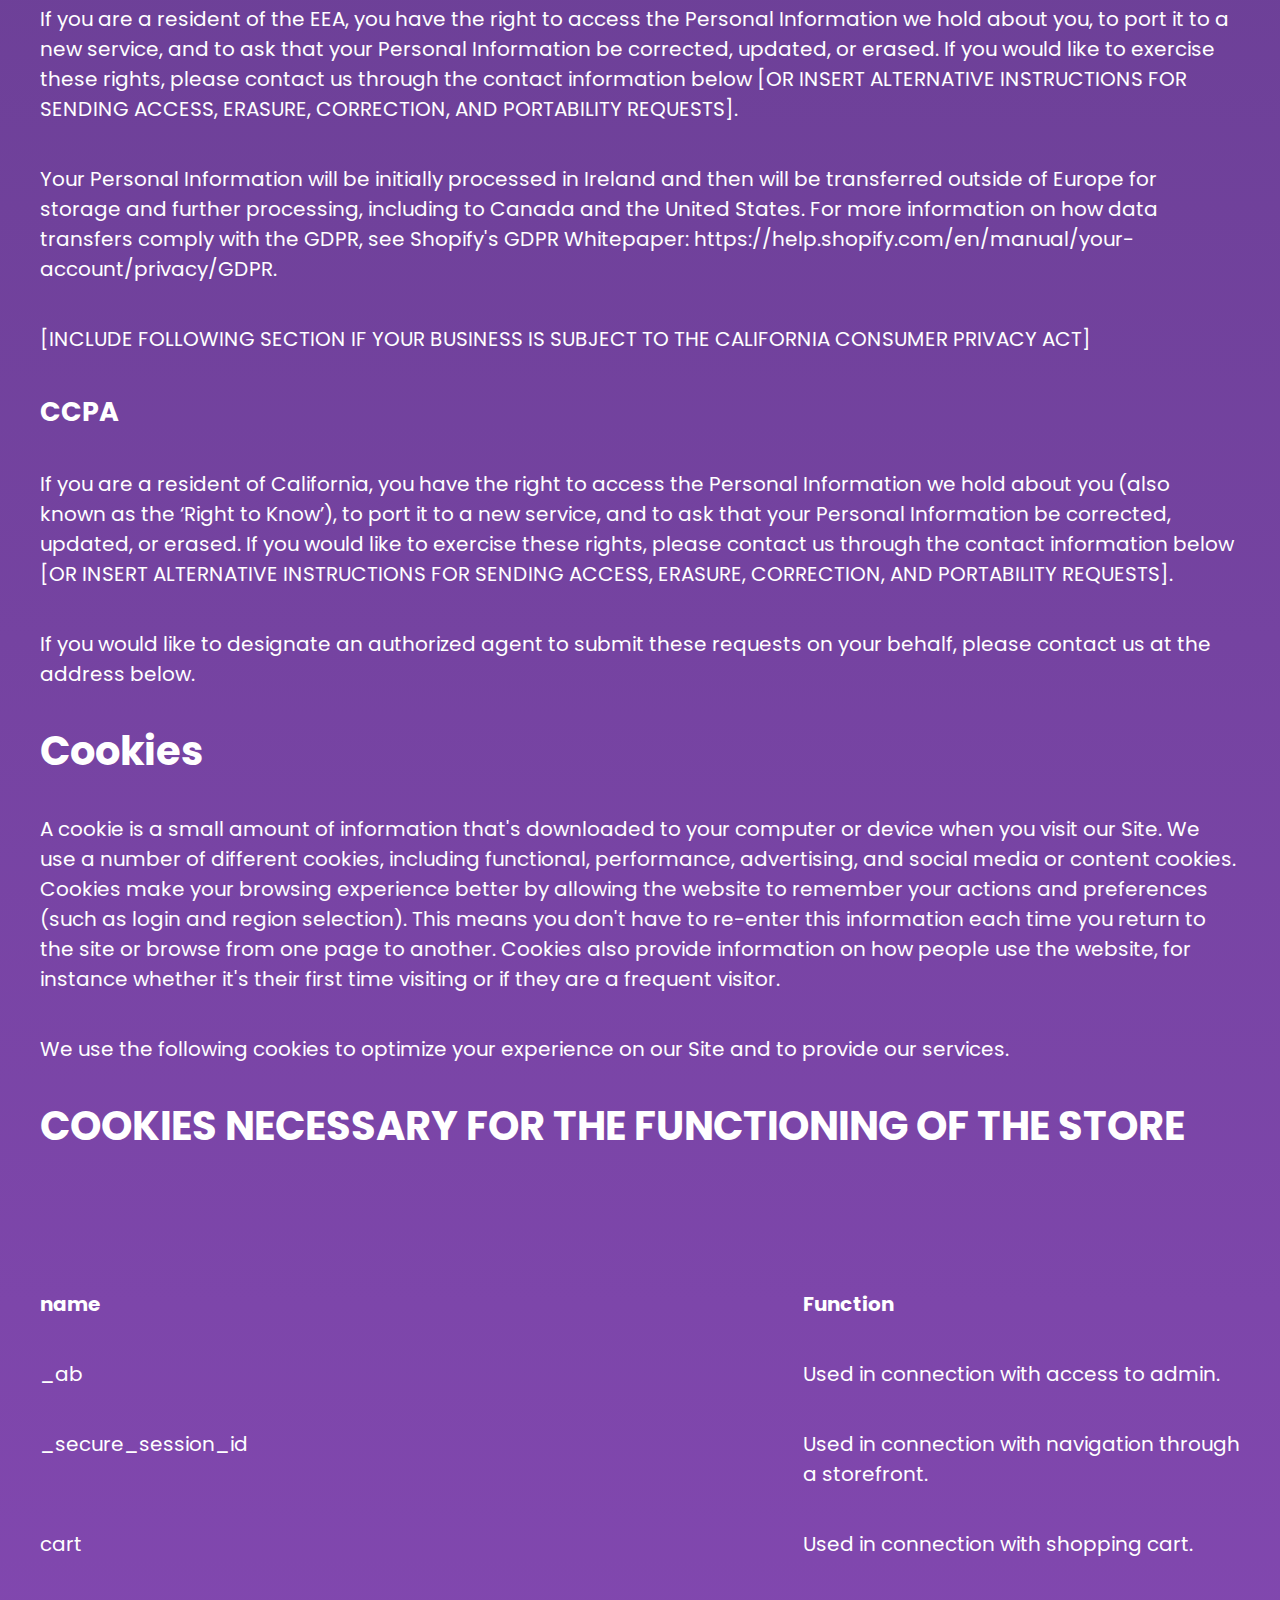
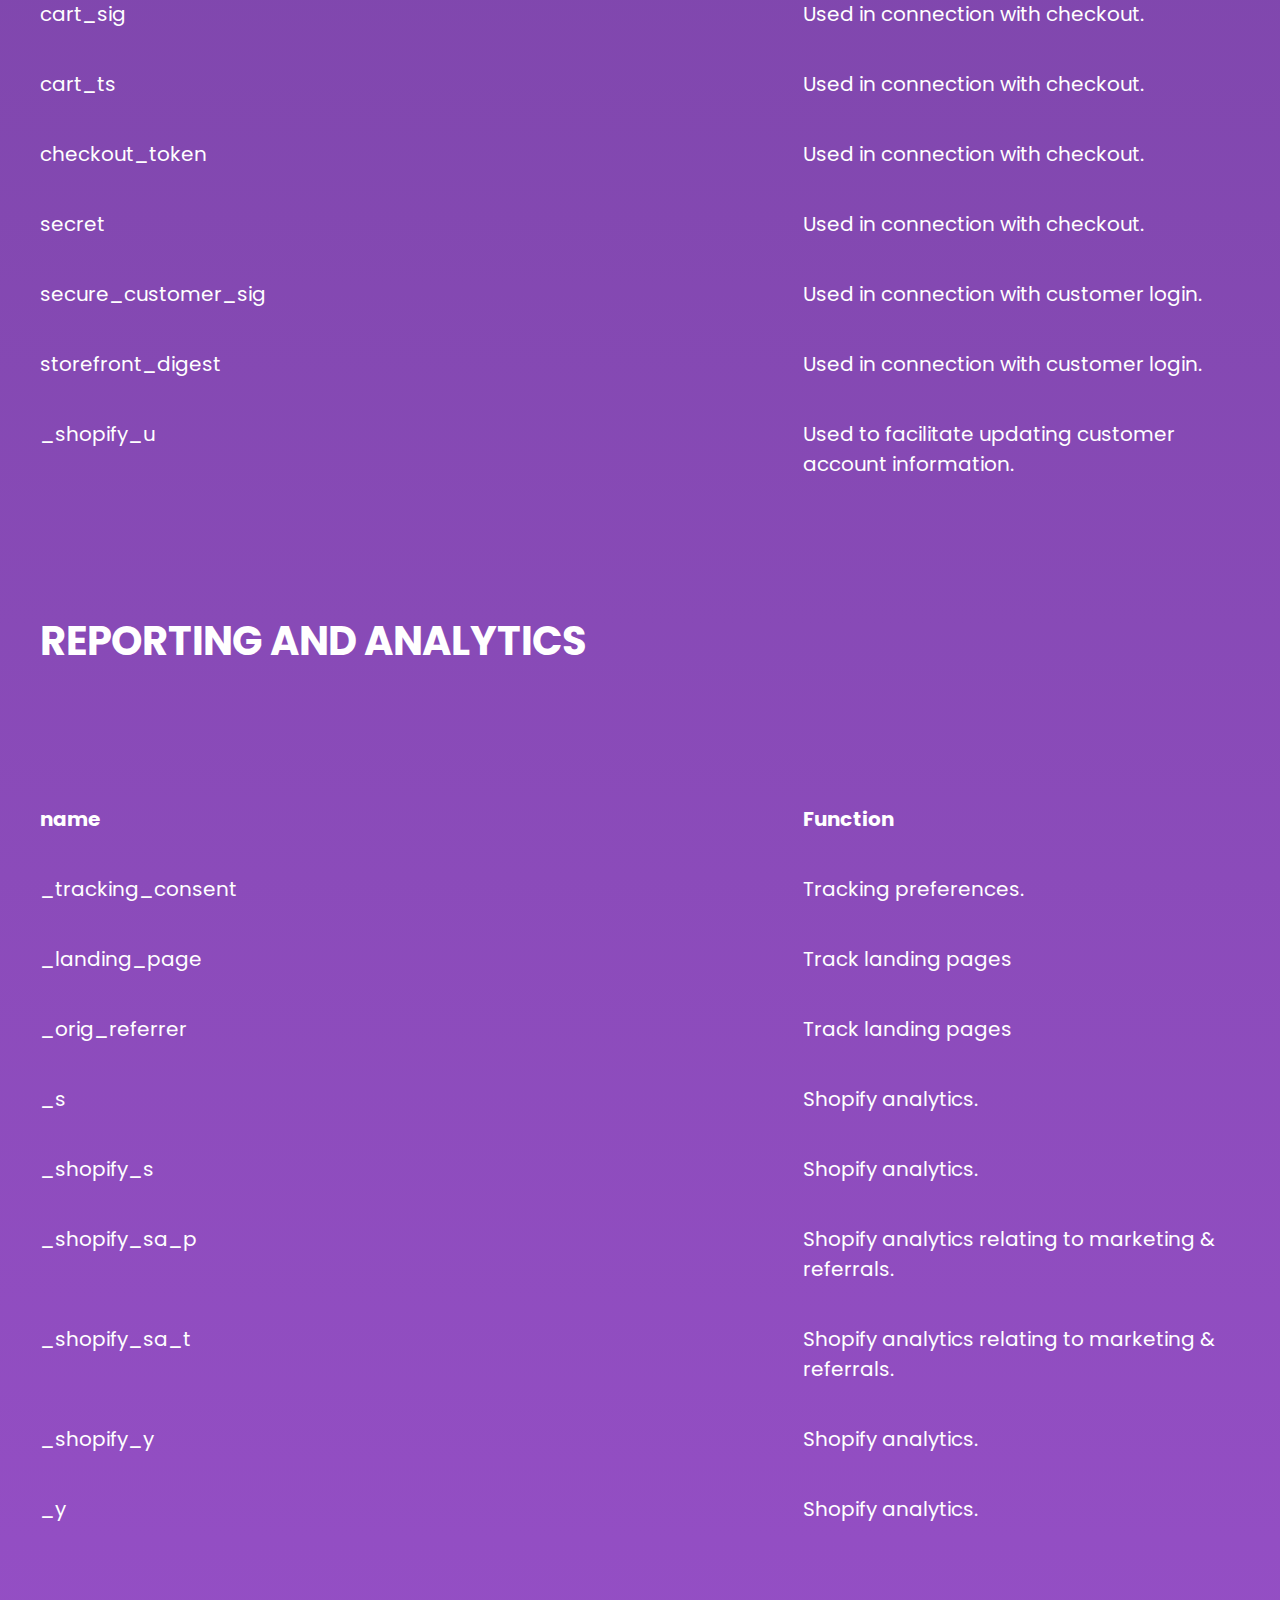
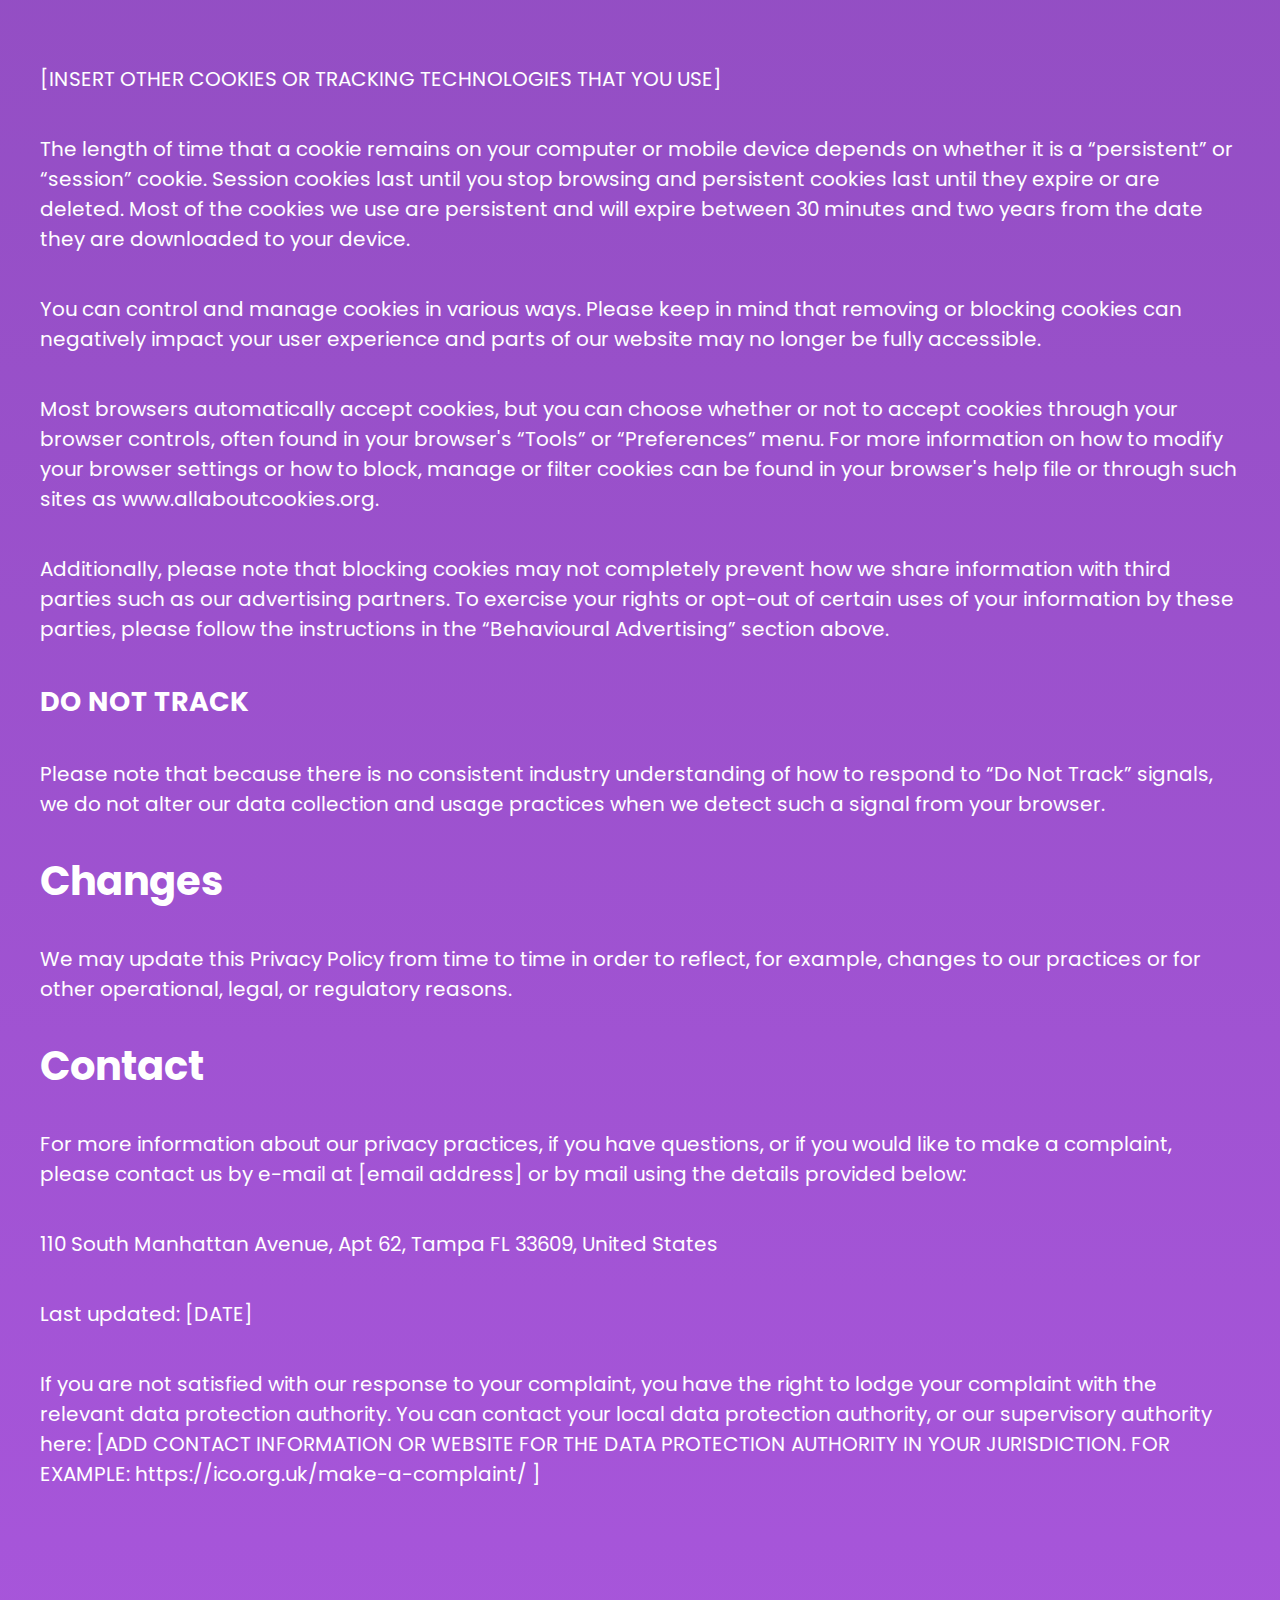
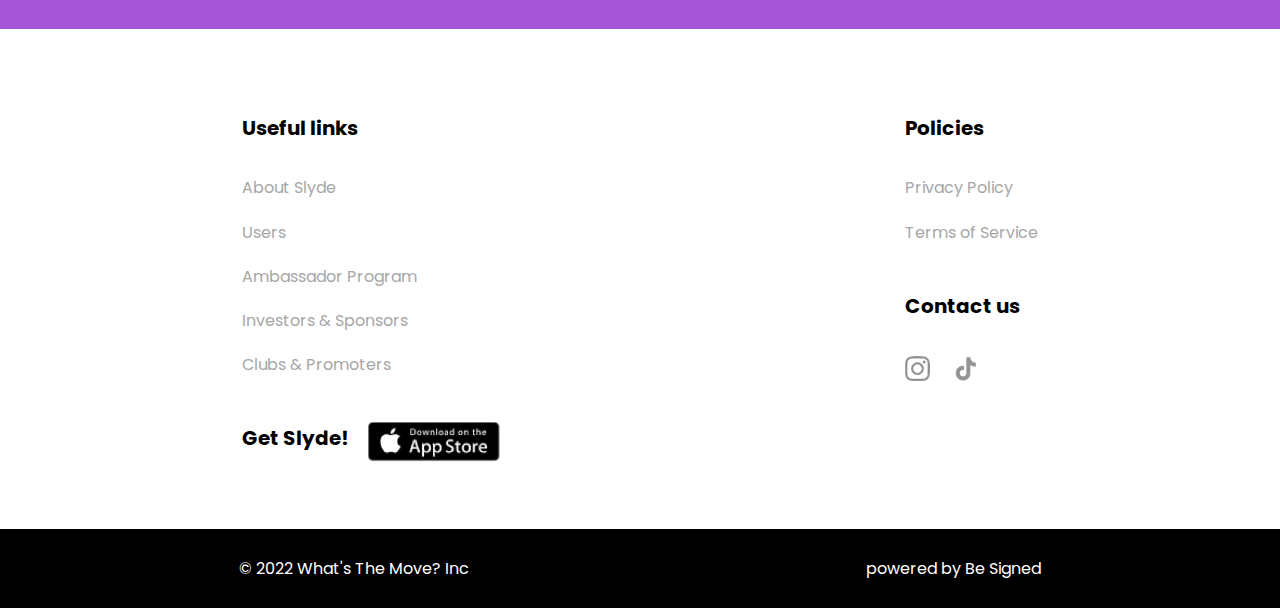
<file: privacy.html>
<!DOCTYPE html>
<html lang="en">

<head>
  <meta charset="UTF-8">
  <meta name="viewport" content="width=device-width, initial-scale=1.0">
  <meta http-equiv="X-UA-Compatible" content="ie=edge">
  <title>Slyde</title>
  <link rel="stylesheet" href="css/reset.css">
  <link rel="stylesheet" href="css/slick.css">
  <link rel="stylesheet" href="css/jquery.fancybox.css">
  <link rel="stylesheet" href="css/style.css">
  <link rel="stylesheet" href="css/media.css">
  <link rel="preconnect" href="https://fonts.googleapis.com">
  <link rel="preconnect" href="https://fonts.gstatic.com" crossorigin>
  <link href="https://fonts.googleapis.com/css2?family=Poppins:wght@300;400;700;900&display=swap" rel="stylesheet">
</head>

<body>
  <div class="container">
    <div class="header__top">
      <a href="./index.html" class="logo">
        <img src="./images/icons/HeaderLogo.png" alt="" class="logo__img">
      </a>
      <nav class="menu">
        <ul class="list">
          <li class="list__item"><a href="./about.html" class="list__link">About us</a></li>
          <li class="list__item"><a href="./ambassadors.html" class="list__link">Ambassadors</a></li>
          <li class="list__item"><a href="./investors.html" class="list__link">Investors&Sponsors</a></li>
          <li class="list__item"><a href="./club.html" class="list__link">Club&Promoters</a></li>

        </ul>
      </nav>
      <button class="header__button"><a href="https://apps.apple.com/us/app/slyde-mobile/id1590198770">Download</a>
      </button>

      <button class="header__btn-menu">
        <span class="header__btn-item">

        </span>
        <span class="header__btn-item">

        </span>
        <span class="header__btn-item">

        </span>
      </button>
    </div>
  </div>

  <section class="privacy">
    <div class="container">
      <div class="privacy__inner">
        <h2 class="privacy__title">
          Privacy policy
        </h2>
        <p class="privacy__text">
          This Privacy Policy describes how slyde-mobile-app.myshopify.com (the “Site” or “we”) collects, uses,
          and discloses your Personal Information when you visit or make a purchase from the Site.

        </p>
        <p class="privacy__subtitle">
          Collecting Personal Information
        </p>
        <p class="privacy__text">
          When you visit the Site, we collect certain information about your device, your interaction
          with the Site, and information necessary to process your purchases. We may also collect
          additional information if you contact us for customer support. In this Privacy Policy, we refer
          to any information that can uniquely identify an individual (including the information below) as
          “Personal Information”. See the list below for more information about what Personal Information we collect and
          why.
        </p>
        <p class="privacy__text-underline">
          Device information
        </p>
        <p class="privacy__text-dot">
          Examples of Personal Information collected: version of web browser, IP address,
          time zone, cookie information, what sites or products you view, search terms, and how you interact with the
          Site.
        </p>
        <p class="privacy__text-dot">

          Purpose of collection: to load the Site accurately for you, and to perform analytics on Site usage to optimize
          our Site.
        </p>
        <p class="privacy__text-dot">
          Source of collection: Collected automatically when you access our Site using cookies,
          log files, web beacons, tags, or pixels [ADD OR SUBTRACT ANY OTHER TRACKING TECHNOLOGIES USED].
        </p>
        <p class="privacy__text-dot">
          Disclosure for a business purpose: shared with our processor Shopify
          [ADD ANY OTHER VENDORS WITH WHOM YOU SHARE THIS INFORMATION].
        </p>
        <p class="privacy__text-underline">
          Order information
        </p>
        <p class="privacy__text-dot">
          Examples of Personal Information collected: name, billing address, shipping address,
          payment information (including credit card numbers [INSERT ANY OTHER PAYMENT TYPES ACCEPTED]), email address,
          and phone number.
        </p>
        <p class="privacy__text-dot">
          Purpose of collection: to provide products or services to you to fulfill our contract,
          to process your payment information, arrange for shipping, and provide you with invoices and/or
          order confirmations, communicate with you, screen our orders for potential risk or fraud,
          and when in line with the preferences you have shared with us, provide you with information
          or advertising relating to our products or services.
        </p>
        <p class="privacy__text-dot">
          Source of collection: collected from you.
        </p>
        <p class="privacy__text-dot">
          Disclosure for a business purpose: shared with our processor Shopify
          [ADD ANY OTHER VENDORS WITH WHOM YOU SHARE THIS INFORMATION. FOR EXAMPLE, SALES CHANNELS,
          PAYMENT GATEWAYS, SHIPPING AND FULFILLMENT APPS].

        </p>
        <p class="privacy__text-underline">
          Customer support information
        </p>
        <p class="privacy__text-dot">
          Examples of Personal Information collected: [MODIFICATIONS TO THE INFORMATION LISTED ABOVE OR ADDITIONAL
          INFORMATION AS NEEDED]
        </p>
        <p class="privacy__text-dot">
          Purpose of collection: to provide customer support.
        </p>
        <p class="privacy__text-dot">
          Source of collection: collected from you.
        </p>
        <p class="privacy__text-dot">
          Disclosure for a business purpose:
        </p>
        <p class="privacy__text">
          [ADD ANY VENDORS USED TO PROVIDE CUSTOMER SUPPORT]
        </p>
        <p class="privacy__text">
          [INSERT ANY OTHER INFORMATION YOU COLLECT: OFFLINE DATA, PURCHASED MARKETING DATA/LISTS]

        </p>

        <p class="privacy__text">
          [INSERT FOLLOWING SECTION IF AGE RESTRICTION IS REQUIRED]
        </p>

        <p class="privacy__text-strong">
          MINORS
        </p>
        <p class="privacy__text">
          The Site is not intended for individuals under the age of [INSERT AGE].
          We do not intentionally collect Personal Information from children. If you are the parent or guardian
          and believe your child has provided us with Personal Information, please contact us at the address below to
          request deletion.
        </p>
        <p class="privacy__subtitle">
          Sharing Personal Information
        </p>
        <p class="privacy__text">
          We share your Personal Information with service
          providers to help us provide our services and fulfill our contracts with you, as described above. For example:
        </p>

        <p class="privacy__text-dot">
          We use Shopify to power our online store. You can read more about how Shopify uses your
          Personal Information <strong><a href=" https://www.shopify.com/legal/privacy.">here</a> </strong>
        </p>
        <p class="privacy__text-dot">
          We may share your Personal Information to comply with applicable laws and regulations,
          to respond to a subpoena, search warrant or other lawful request for information we receive, or to otherwise
          protect our rights.
        </p>
        <p class="privacy__text-dot">
          [INSERT INFORMATION ABOUT OTHER SERVICE PROVIDERS]
        </p>
        <p class="privacy__text-dot">
          [INCLUDE FOLLOWING SECTION IF USING REMARKETING OR TARGETED ADVERTISING]
        </p>
        <p class="privacy__text-strong">
          BEHAVIOURAL ADVERTISING
        </p>
        <p class="privacy__text">
          As described above, we use your Personal Information to provide you
          with targeted advertisements or marketing communications we believe may be of interest to you. For example:
        </p>
        <p class="privacy__text-dot">
          [INSERT IF APPLICABLE] We use Google Analytics to help us understand how
          our customers use the Site. You can read more about how Google uses your Personal Information <strong><a
              href=" https://policies.google.com/privacy?hl=en">here</a></strong>
          .You can also opt-out of Google Analytics <strong><a
              href=" https://tools.google.com/dlpage/gaoptout">here</a></strong>
        </p>
        <p class="privacy__text-dot">
          [INSERT IF YOU USE A THIRD PARTY MARKETING APP THAT COLLECTS INFORMATION ABOUT BUYER ACTIVITY ON YOUR SITE]
          We share information about your use of the Site, your purchases, and your interaction with our ads on other
          websites with our advertising partners. We collect and share some of this information directly with our
          advertising partners,
          and in some cases through the use of cookies or other similar technologies (which you may consent to,
          depending on your location).
        </p>
        <p class="privacy__text-dot">
          [INSERT OTHER ADVERTISING SERVICES USED]
        </p>
        <p class="privacy__text">
          For more information about how targeted advertising works, you can visit the Network Advertising Initiative's
          (“NAI”) educational page <strong><a
              href=" http://www.networkadvertising.org/understanding-online-advertising/how-does-it-work.">here</a></strong>.

        </p>
        <p class="privacy__text">
          You can opt out of targeted advertising by:
        </p>
        <p class="privacy__text">
          [INCLUDE OPT-OUT LINKS FROM WHICHEVER SERVICES BEING USED. COMMON LINKS INCLUDE:
        </p>
        <p class="privacy__text-dot">
          <strong><a href="https://www.facebook.com/settings/?tab=ads">FACEBOOK </a></strong>
        </p>
        <p class="privacy__text-dot">
          <strong><a href=" https://www.google.com/settings/ads/anonymous">GOOGLE</a></strong>
        </p>
        <p class="privacy__text-dot">
          <strong><a
              href="https://advertise.bingads.microsoft.com/en-us/resources/policies/personalized-ads">BING</a></strong>
        </p>
        <p class="privacy__text">
          Additionally, you can opt out of some of these services by visiting the Digital Advertising Alliance's opt-out
          portal at:  <a href="http://optout.aboutads.info/">http://optout.aboutads.info/</a>  .
        </p>
        <p class="privacy__subtitle">
          Using Personal Information
        </p>
        <p class="privacy__text">
          We use your personal Information to provide our services to you, which includes: offering products for sale,
          processing payments, shipping and fulfillment of your order, and keeping you up to date on new products,
          services, and offers.
        </p>
        <p class="privacy__text">
          [INCLUDE THE FOLLOWING SECTION IF YOUR STORE IS LOCATED IN OR IF YOU HAVE CUSTOMERS IN EUROPE]
        </p>
        <p class="privacy__text-strong">
          LAWFUL BASIS
        </p>
        <p class="privacy__text">
          Pursuant to the General Data Protection Regulation (“GDPR”),
          if you are a resident of the European Economic Area (“EEA”), we process your personal information under the
          following lawful bases:
        </p>
        <p class="privacy__text">
          [INCLUDE ALL THAT APPLY TO YOUR BUSINESS]

        </p>
        <p class="privacy__text-dot">
          Your consent;
        </p>
        <p class="privacy__text-dot">The performance of the contract between you and the Site;</p>
        <p class="privacy__text-dot">Compliance with our legal obligations;</p>
        <p class="privacy__text-dot">To protect your vital interests;</p>
        <p class="privacy__text-dot">To perform a task carried out in the public interest;</p>
        <p class="privacy__text-dot">For our legitimate interests, which do not override your fundamental rights and
          freedoms.</p>
        <p class="privacy__text-strong">
          RETENTION
        </p>
        <p class="privacy__text">
          When you place an order through the Site,
          we will retain your Personal Information for our records unless and
          until you ask us to erase this information. For more information on your right of erasure, please see the
          'Your rights' section below.


        </p>
        <p class="privacy__text-strong">
          AUTOMATIC DECISION-MAKING
        </p>
        <p class="privacy__text">If you are a resident of the EEA, you have the right to object to processing based
          solely on automated decision-making
          (which includes profiling), when that decision-making has a legal effect on you or otherwise significantly
          affects you.</p>
        <p class="privacy__text">We [DO/DO NOT] engage in fully automated decision-making that has a legal or otherwise
          significant effect using customer data.
        </p>
        <p class="privacy__text">Our processor Shopify uses limited automated decision-making to prevent fraud that does
          not have a legal or otherwise significant effect on you.</p>
        <p class="privacy__text">
          Services that include elements of automated decision-making include:</p>
        <p class="privacy__text-dot">
          Temporary denylist of IP addresses associated with repeated failed transactions. This denylist persists for a
          small number of hours.
        </p>
        <p class="privacy__text-dot">
          Temporary denylist of credit cards associated with denylisted IP addresses. This denylist persists for a small
          number of days.
        </p>
        <p class="privacy__text">
          [INCLUDE THE FOLLOWING SECTION ONLY IF YOU SELL PERSONAL INFORMATION, AS DEFINED BY THE CALIFORNIA CONSUMER
          PRIVACY ACT]
        </p>
        <p class="privacy__subtitle">
          Selling Personal Information
        </p>
        <p class="privacy__text">
          Our Site sells Personal Information, as defined by the California Consumer Privacy Act of 2018 (“CCPA”).
        </p>
        <p class="privacy__text">
          [INSERT:
        </p>
        <p class="privacy__text-dot">
          CATEGORIES OF INFORMATION SOLD;
        </p>
        <p class="privacy__text-dot">
          INSTRUCTIONS ON HOW TO OPT-OUT OF SALE;
        </p>
        <p class="privacy__text-dot">
          WHETHER YOUR BUSINESS SELLS INFORMATION OF MINORS (UNDER 16) AND WHETHER YOU OBTAIN AFFIRMATIVE AUTHORIZATION;
        </p>
        <p class="privacy__text-dot">
          IF YOU PROVIDE A FINANCIAL INCENTIVE TO NOT SELL INFORMATION, PROVIDE INFORMATION ABOUT WHAT THAT INCENTIVE
          IS.]
        </p>
        <p class="privacy__subtitle">
          Your rights
        </p>
        <p class="privacy__text">
          [INCLUDE FOLLOWING SECTION IF YOUR STORE IS LOCATED IN OR IF YOU HAVE CUSTOMERS IN EUROPE]
        </p>
        <p class="privacy__text-strong">
          GDPR
        </p>
        <p class="privacy__text">

          If you are a resident of the EEA, you have the right to access the Personal Information we hold about you,
          to port it to a new service, and to ask that your Personal Information be corrected, updated, or erased.
          If you would like to exercise these rights, please contact us through
          the contact information below [OR INSERT ALTERNATIVE INSTRUCTIONS FOR SENDING ACCESS, ERASURE, CORRECTION, AND
          PORTABILITY REQUESTS].
        </p>
        <p class="privacy__text">
          Your Personal Information will be initially processed in Ireland and then will be
          transferred outside of Europe for storage and further processing, including to Canada and the United States.
          For more information on how data
          transfers comply with the GDPR, see Shopify's GDPR Whitepaper: <a href="https://help.shopify.com/en/manual/your-account/privacy/GDPR.">https://help.shopify.com/en/manual/your-account/privacy/GDPR.</a>
          
        </p>
        <p class="privacy__text">
          [INCLUDE FOLLOWING SECTION IF YOUR BUSINESS IS SUBJECT TO THE CALIFORNIA CONSUMER
          PRIVACY ACT]
        </p>
        <p class="privacy__text-strong">
          CCPA
        </p>
        <p class="privacy__text">
          If you are a resident of California, you have the right to access the Personal Information we hold about you
          (also known as the ‘Right to Know’), to port it to a new service, and to ask that your Personal Information be
          corrected, updated, or erased. If you would like to exercise these rights,
          please contact us through the contact information below [OR INSERT ALTERNATIVE INSTRUCTIONS FOR SENDING
          ACCESS, ERASURE, CORRECTION, AND PORTABILITY REQUESTS].
        </p>
        <p class="privacy__text">
          If you would like to designate an authorized agent to submit these requests on your behalf, please contact us
          at the address below.
        </p>






        <p class="privacy__subtitle">
          Cookies
        </p>
        <p class="privacy__text">
          A cookie is a small amount of information that's downloaded to your computer or device when you
          visit our Site. We use a number of different cookies, including functional, performance, advertising, and
          social media or content cookies. Cookies make your browsing experience better by allowing the website to
          remember
          your actions and preferences (such as login and region selection). This means you don't have to re-enter
          this information each time you return to the site or browse from one page to another. Cookies also provide
          information on how people use the website, for instance whether it's their first time visiting or if they are
          a frequent visitor.
        </p>
        <p class="privacy__text">
          We use the following cookies to optimize your experience on our Site and to provide our services.

        </p>
        <p class="privacy__subtitle">
          COOKIES NECESSARY FOR THE FUNCTIONING OF THE STORE
        </p>
        <div class="privacy__information">
          <div class="privacy__information-data">
            <p class="privacy__information-name">
              <strong>name</strong>
            </p>
            <p class="privacy__information-fn">
              <strong>Function</strong>
            </p>
          </div>
          <div class="privacy__information-data">
            <p class="privacy__information-name">
              _ab


            </p>
            <p class="privacy__information-fn">
              Used in connection with access to admin.


            </p>
          </div>
          <div class="privacy__information-data">
            <p class="privacy__information-name">
              _secure_session_id
            </p>
            <p class="privacy__information-fn">
              Used in connection with navigation through a storefront.


            </p>
          </div>
          <div class="privacy__information-data">
            <p class="privacy__information-name">
              cart
            </p>
            <p class="privacy__information-fn">
              Used in connection with shopping cart.
            </p>
          </div>
          <div class="privacy__information-data">
            <p class="privacy__information-name">
              cart_sig
            </p>
            <p class="privacy__information-fn">
              Used in connection with checkout.
            </p>
          </div>
          <div class="privacy__information-data">
            <p class="privacy__information-name">
              cart_ts
            </p>
            <p class="privacy__information-fn">
              Used in connection with checkout.
            </p>
          </div>
          <div class="privacy__information-data">
            <p class="privacy__information-name">
              checkout_token
            </p>
            <p class="privacy__information-fn">
              Used in connection with checkout.


            </p>
          </div>
          <div class="privacy__information-data">
            <p class="privacy__information-name">
              secret
            </p>
            <p class="privacy__information-fn">
              Used in connection with checkout.


            </p>
          </div>
          <div class="privacy__information-data">
            <p class="privacy__information-name">
              secure_customer_sig
            </p>
            <p class="privacy__information-fn">
              Used in connection with customer login.


            </p>
          </div>
          <div class="privacy__information-data">
            <p class="privacy__information-name">
              storefront_digest
            </p>
            <p class="privacy__information-fn">
              Used in connection with customer login.
            </p>
          </div>
          <div class="privacy__information-data">
            <p class="privacy__information-name">
              _shopify_u
            </p>
            <p class="privacy__information-fn">
              Used to facilitate updating customer account information.


            </p>
          </div>

        </div>
        <p class="privacy__subtitle">
          REPORTING AND ANALYTICS
        </p>
        <div class="privacy__information">
          <div class="privacy__information-data">
            <p class="privacy__information-name"><strong>name</strong></p>
            <p class="privacy__information-fn"><strong>Function</strong></p>
          </div>
          <div class="privacy__information-data">
            <p class="privacy__information-name">_tracking_consent</p>
            <p class="privacy__information-fn">Tracking preferences.

            </p>
          </div>
          <div class="privacy__information-data">
            <p class="privacy__information-name">_landing_page</p>
            <p class="privacy__information-fn">Track landing pages

            </p>
          </div>
          <div class="privacy__information-data">
            <p class="privacy__information-name">_orig_referrer</p>
            <p class="privacy__information-fn">Track landing pages

            </p>
          </div>
          <div class="privacy__information-data">
            <p class="privacy__information-name">_s

            </p>
            <p class="privacy__information-fn">Shopify analytics.</p>
          </div>
          <div class="privacy__information-data">
            <p class="privacy__information-name">_shopify_s</p>
            <p class="privacy__information-fn">Shopify analytics.

            </p>
          </div>
          <div class="privacy__information-data">
            <p class="privacy__information-name">_shopify_sa_p</p>
            <p class="privacy__information-fn">Shopify analytics relating to marketing & referrals.

            </p>
          </div>
          <div class="privacy__information-data">
            <p class="privacy__information-name">_shopify_sa_t</p>
            <p class="privacy__information-fn">Shopify analytics relating to marketing & referrals.

            </p>
          </div>
          <div class="privacy__information-data">
            <p class="privacy__information-name">_shopify_y

            </p>
            <p class="privacy__information-fn">Shopify analytics.

            </p>
          </div>
          <div class="privacy__information-data">
            <p class="privacy__information-name">_y</p>
            <p class="privacy__information-fn">Shopify analytics.

            </p>
          </div>

        </div>
        <p class="privacy__text">
          [INSERT OTHER COOKIES OR TRACKING TECHNOLOGIES THAT YOU USE]
        </p>
        <p class="privacy__text">
          The length of time that a cookie remains on your computer or mobile device depends on whether it
          is a “persistent” or “session” cookie. Session cookies last until you stop browsing and persistent cookies
          last
          until they expire or are deleted. Most of the
          cookies we use are persistent and will expire between 30 minutes and two years from the date they are
          downloaded to your device.
        </p>
        <p class="privacy__text">
          You can control and manage cookies in various ways. Please keep in mind that
          removing or blocking cookies can negatively impact your user experience and parts of our website may no longer
          be fully accessible.
        </p>
        <p class="privacy__text">
          Most browsers automatically accept cookies, but you can choose
          whether or not to accept cookies through your browser controls, often found in your browser's “Tools”
          or “Preferences” menu. For more information on how to modify your browser
          settings or how to block, manage or filter cookies can be found in your browser's help file or through such
          sites as www.allaboutcookies.org.
        </p>
        <p class="privacy__text">
          Additionally, please note that blocking cookies may not completely prevent how we share
          information with third parties such as our advertising partners. To exercise your rights
          or opt-out of certain uses of your information by these parties, please follow the instructions in the
          “Behavioural Advertising” section above.
        </p>
        <p class="privacy__text-strong">
          DO NOT TRACK
        </p>
        <p class="privacy__text">
          Please note that because there is no consistent industry
          understanding of how to respond to “Do Not Track” signals, we do not alter our data collection and usage
          practices when we detect such a signal from your browser.
        </p>
        <p class="privacy__subtitle">
          Changes
        </p>
        <p class="privacy__text">
          We may update this Privacy Policy from time to time in 
          order to reflect, for example, changes to our practices or for other operational, legal, or regulatory reasons.
        </p>
        <p class="privacy__subtitle">
          Contact
        </p>
        <p class="privacy__text">
          For more information about our privacy practices,
          if you have questions, or if you would like to make a complaint, please contact us by e-mail at [email
          address] or by mail using the details provided below:
        </p>
        <p class="privacy__text">
          110 South Manhattan Avenue, Apt 62, Tampa FL 33609, United States
        </p>
        <p class="privacy__text">
          Last updated: [DATE]
        </p>
        <p class="privacy__text">
          If you are not satisfied with our response to your complaint, you have the right to lodge
          your complaint with the relevant data protection authority. You can contact your local data protection
          authority, or our supervisory authority here: [ADD CONTACT INFORMATION OR
          WEBSITE FOR THE DATA PROTECTION AUTHORITY IN YOUR JURISDICTION. FOR EXAMPLE:
          <a href="https://ico.org.uk/make-a-complaint/">https://ico.org.uk/make-a-complaint/</a>
          ]
        </p>













      </div>
    </div>
  </section>












  <footer class="footer">
    <div class="container">
      <div class="footer__inner">
        <div class="footer__info">
          <p class="footer__title">
            Useful links
          </p>
          <ul class="footer__list">
            <li class="footer__list-item"><a href="./about.html" class="footer__link">About Slyde</a></li>
            <li class="footer__list-item"><a href="./index.html" class="footer__link">Users</a></li>
            <li class="footer__list-item"><a href="./ambassadors.html" class="footer__link">Ambassador Program</a></li>
            <li class="footer__list-item"><a href="./investors.html" class="footer__link">Investors & Sponsors</a></li>
            <li class="footer__list-item"><a href="./club.html" class="footer__link">Clubs & Promoters</a></li>
          </ul>
          <div class="footer__app">
            <p class="footer__title">Get Slyde!</p>
            <a href="https://apps.apple.com/us/app/slyde-mobile/id1590198770">
              <img src="./images/icons/App Store Icon 1.png" alt="" class="footer__getapp"></a>
          </div>
        </div>
        <div class="footer__info">
  
          <p class="footer__title">
            Policies
          </p>
          <ul class="footer__list">
            <li class="footer__list-item"><a href="./privacy.html" class="footer__link">Privacy Policy</a></li>
            <li class="footer__list-item"><a href="./terms.html" class="footer__link">Terms of Service</a></li>
          </ul>
          <p class="footer__title">
            Contact us
          </p>
          <ul class="footer__ilist">
            <li class="footer__ilist-item"><a href="https://www.instagram.com/slydeappusa/" class="footer__link"><img class="footer__ilist-item-img"
                  src="./images/icons/Instagram Logo Footer 1.png" alt=""></a></li>
            <li class="footer__ilist-item"><a href="https://www.tiktok.com/@slydemobile" class="footer__link"><img class="footer__ilist-item-img"
                  src="./images/icons/TikTok Logo Footer 1.png" alt=""></a></li>
            
          </ul>
        </div>
      </div>
    </div>
    <div class="footer__rights">
      <div class="container">
        <div class="footer__rights-inner">
          <p class="footer__rights-text">© 2022 What's The Move? Inc</p>
         <p class="footer__rights-text">powered by <a href="http://bsigned.us/">Be Signed</a></p>
        </div>
      </div>
    </div>
  </footer>
  
  <script src="https://ajax.googleapis.com/ajax/libs/jquery/3.4.1/jquery.min.js"></script>
  <script src="js/slick.min.js"></script>
  <script src="js/jquery.to-top.js"></script>
  <script src="js/jquery.fancybox.min.js"></script>
  <script src="js/main.js"></script>
</body>

</html>
</file>
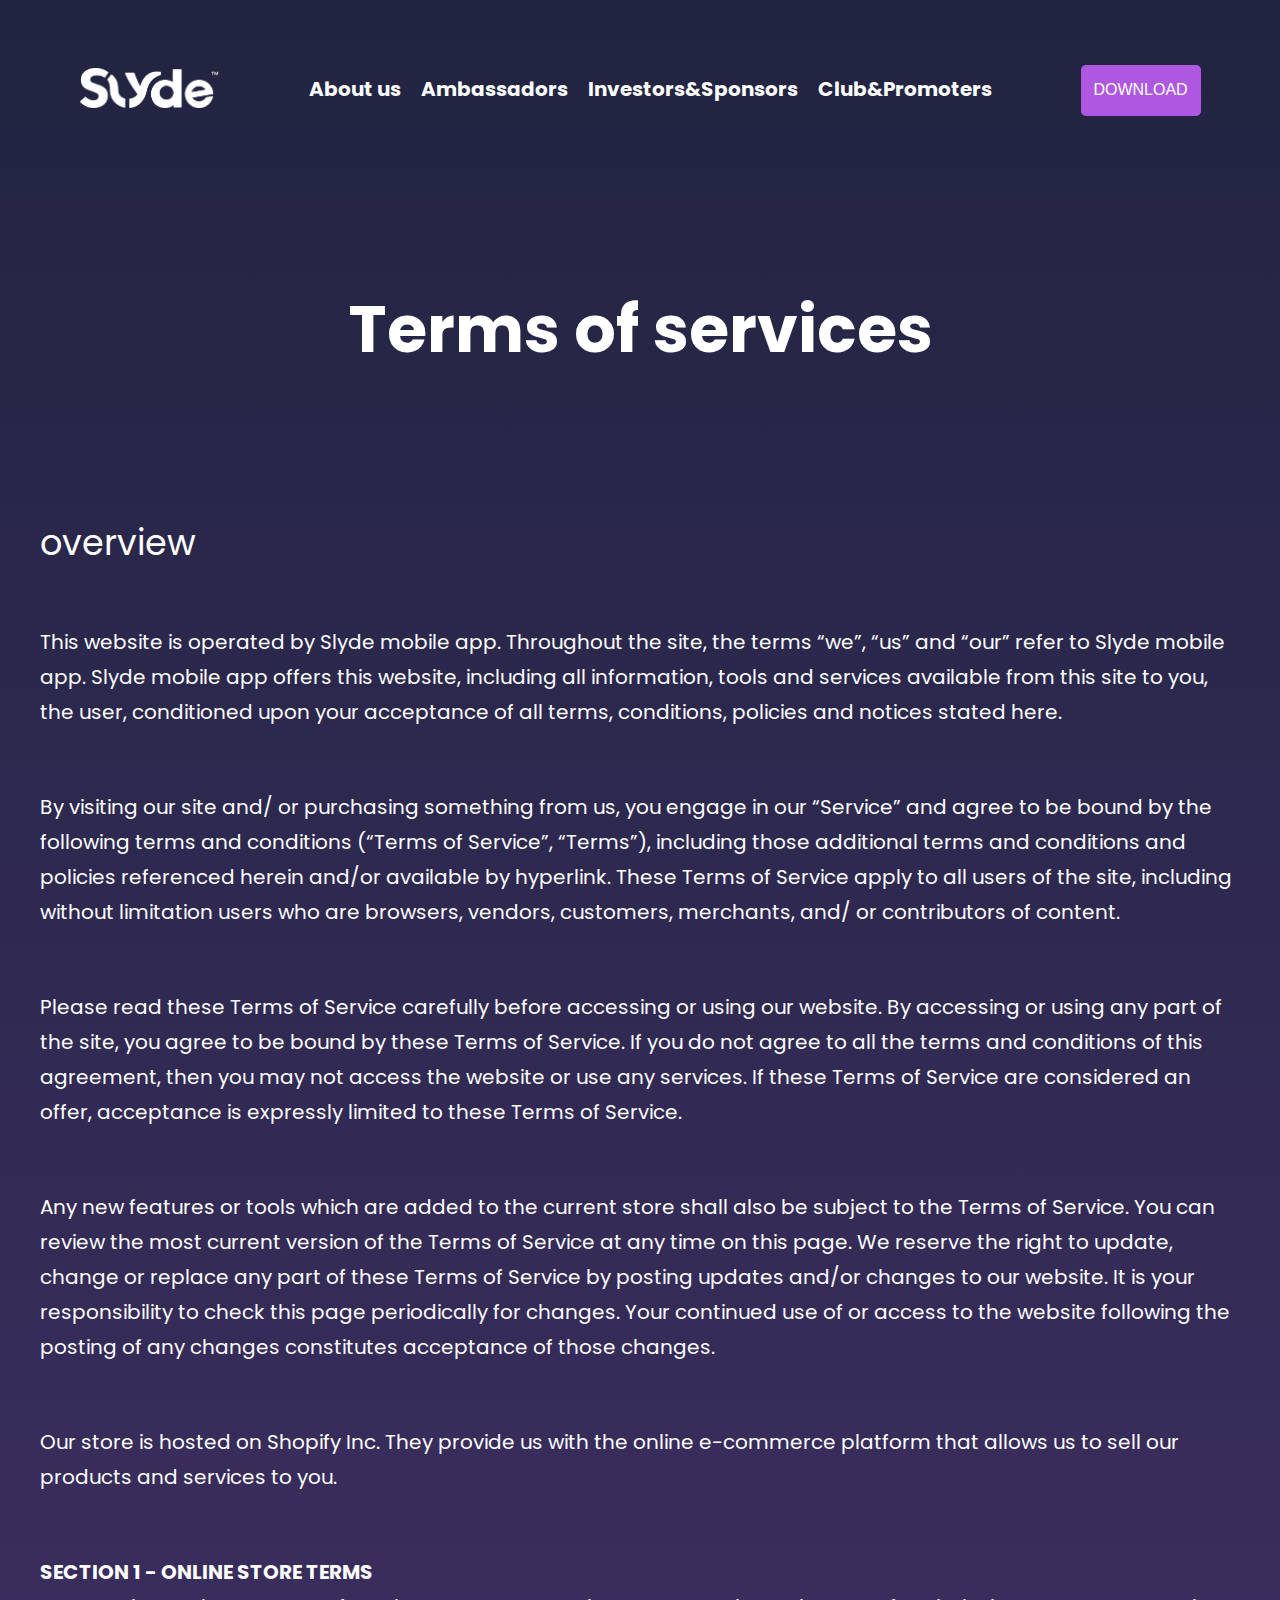
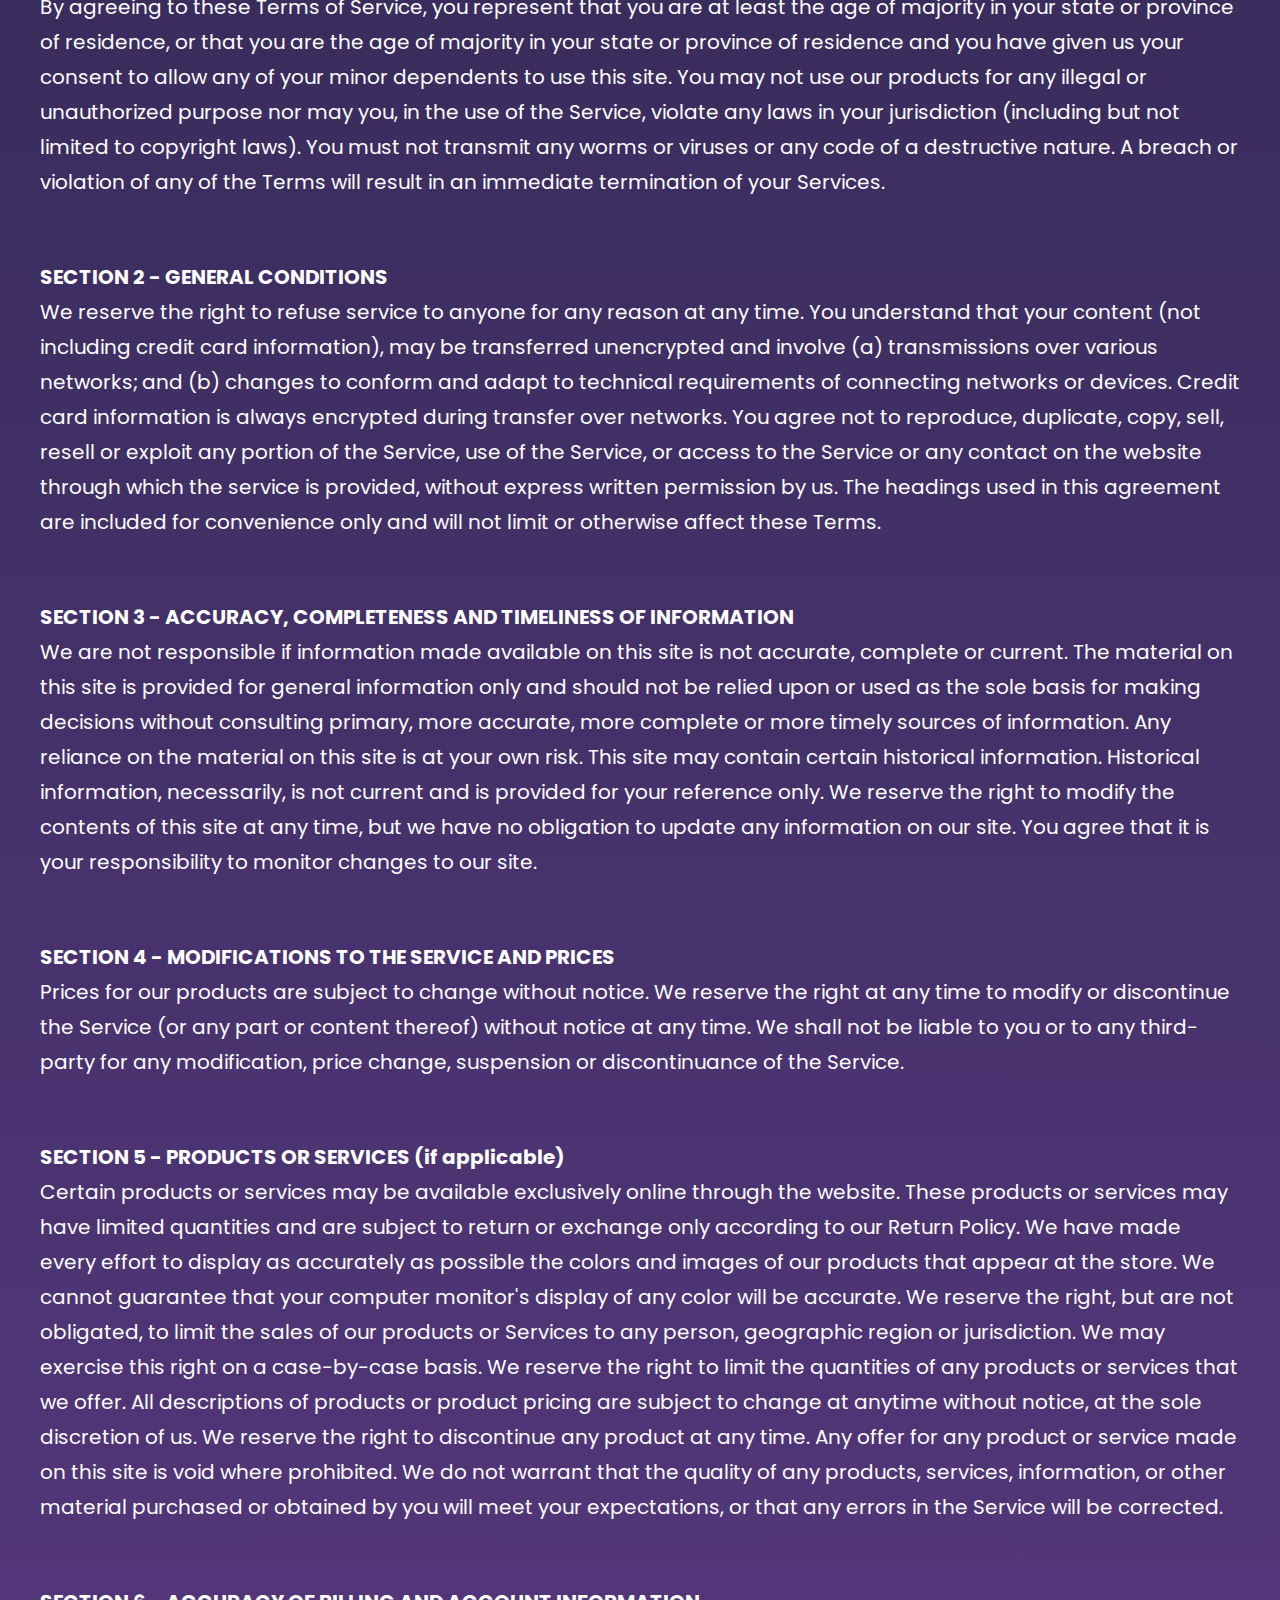
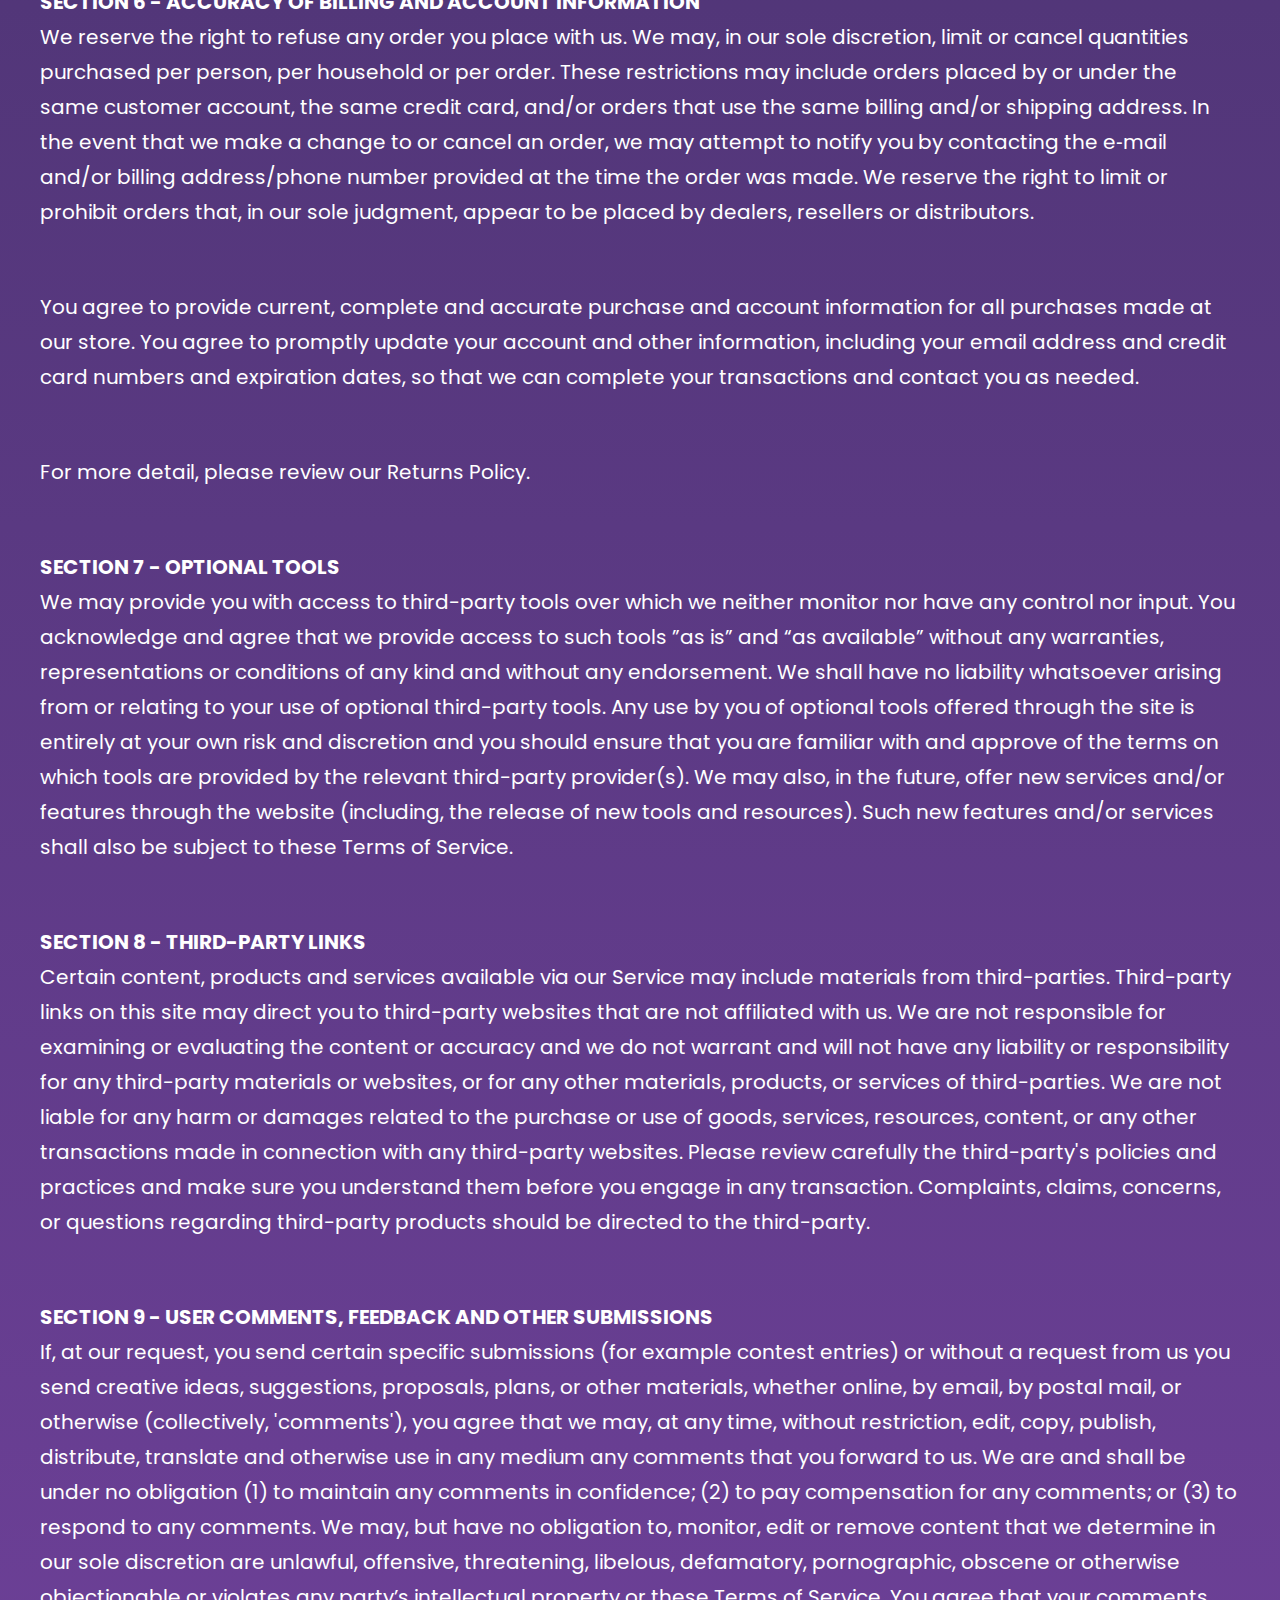
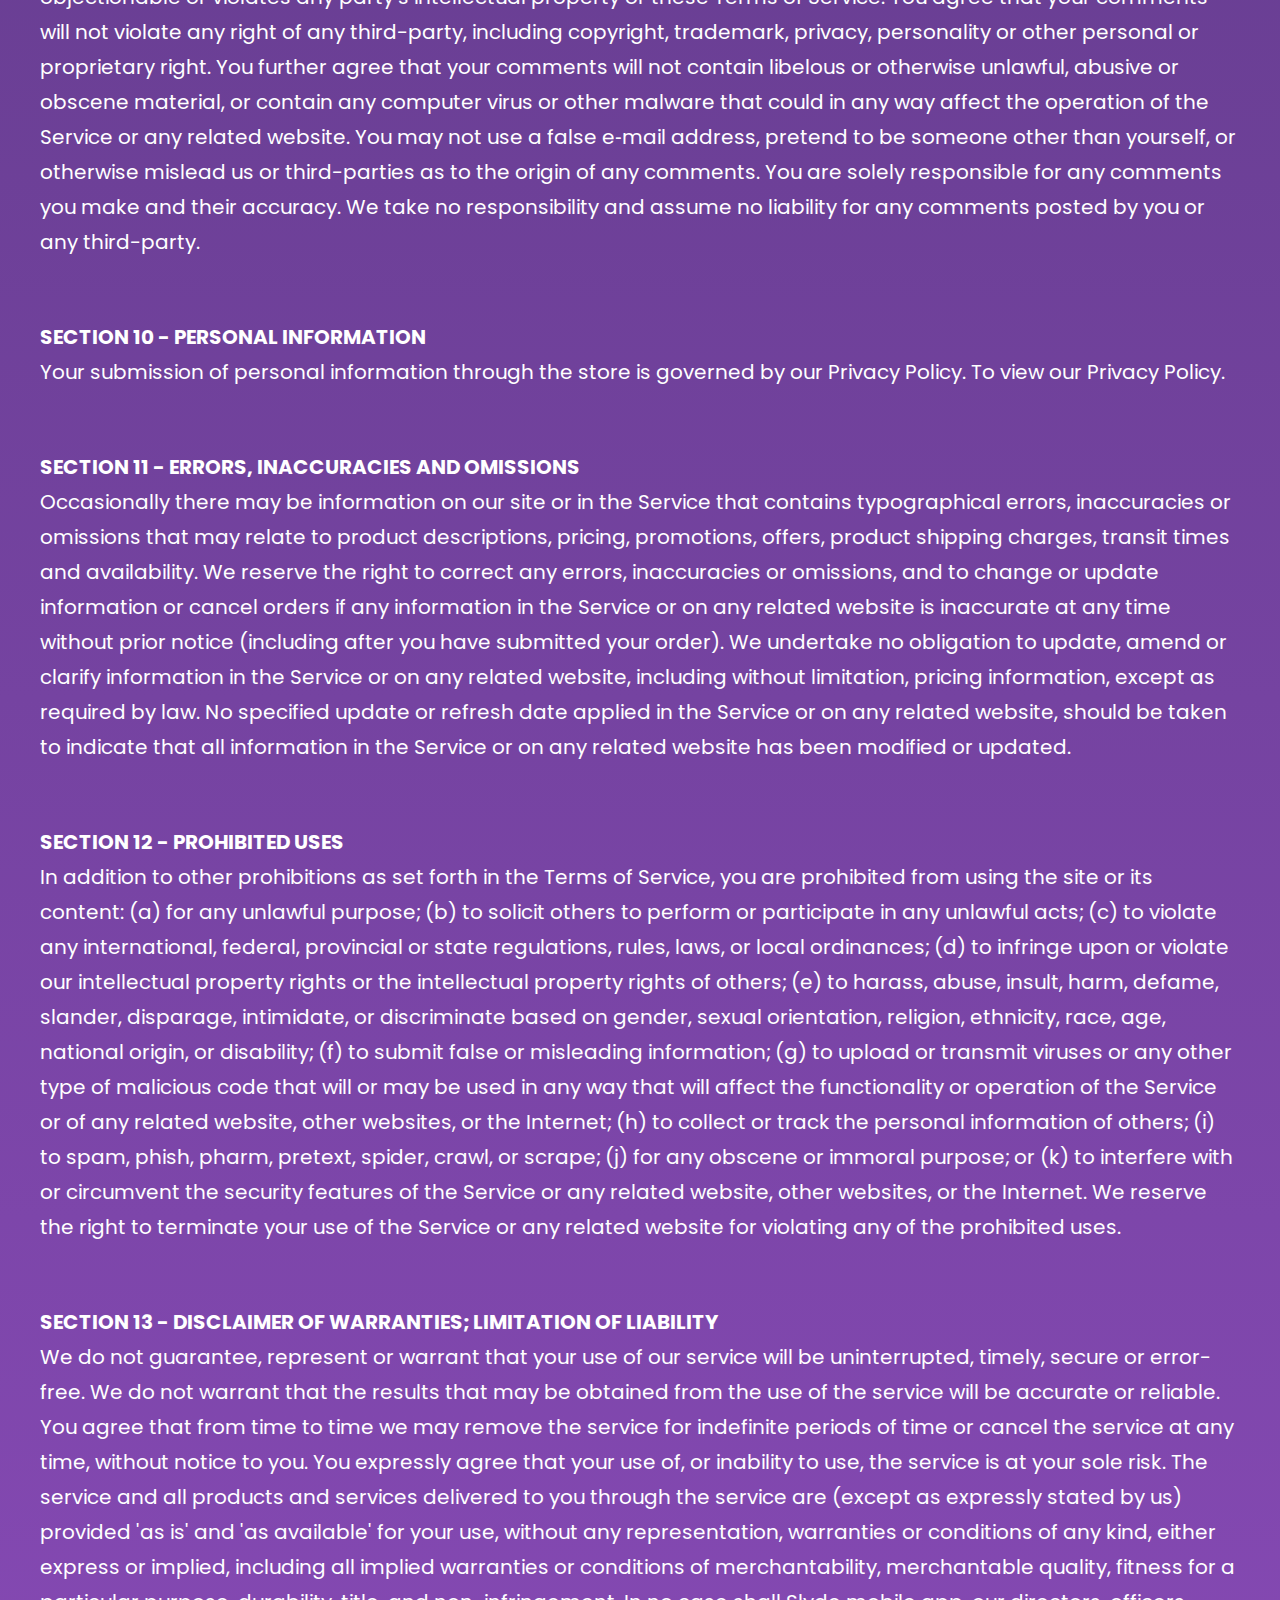
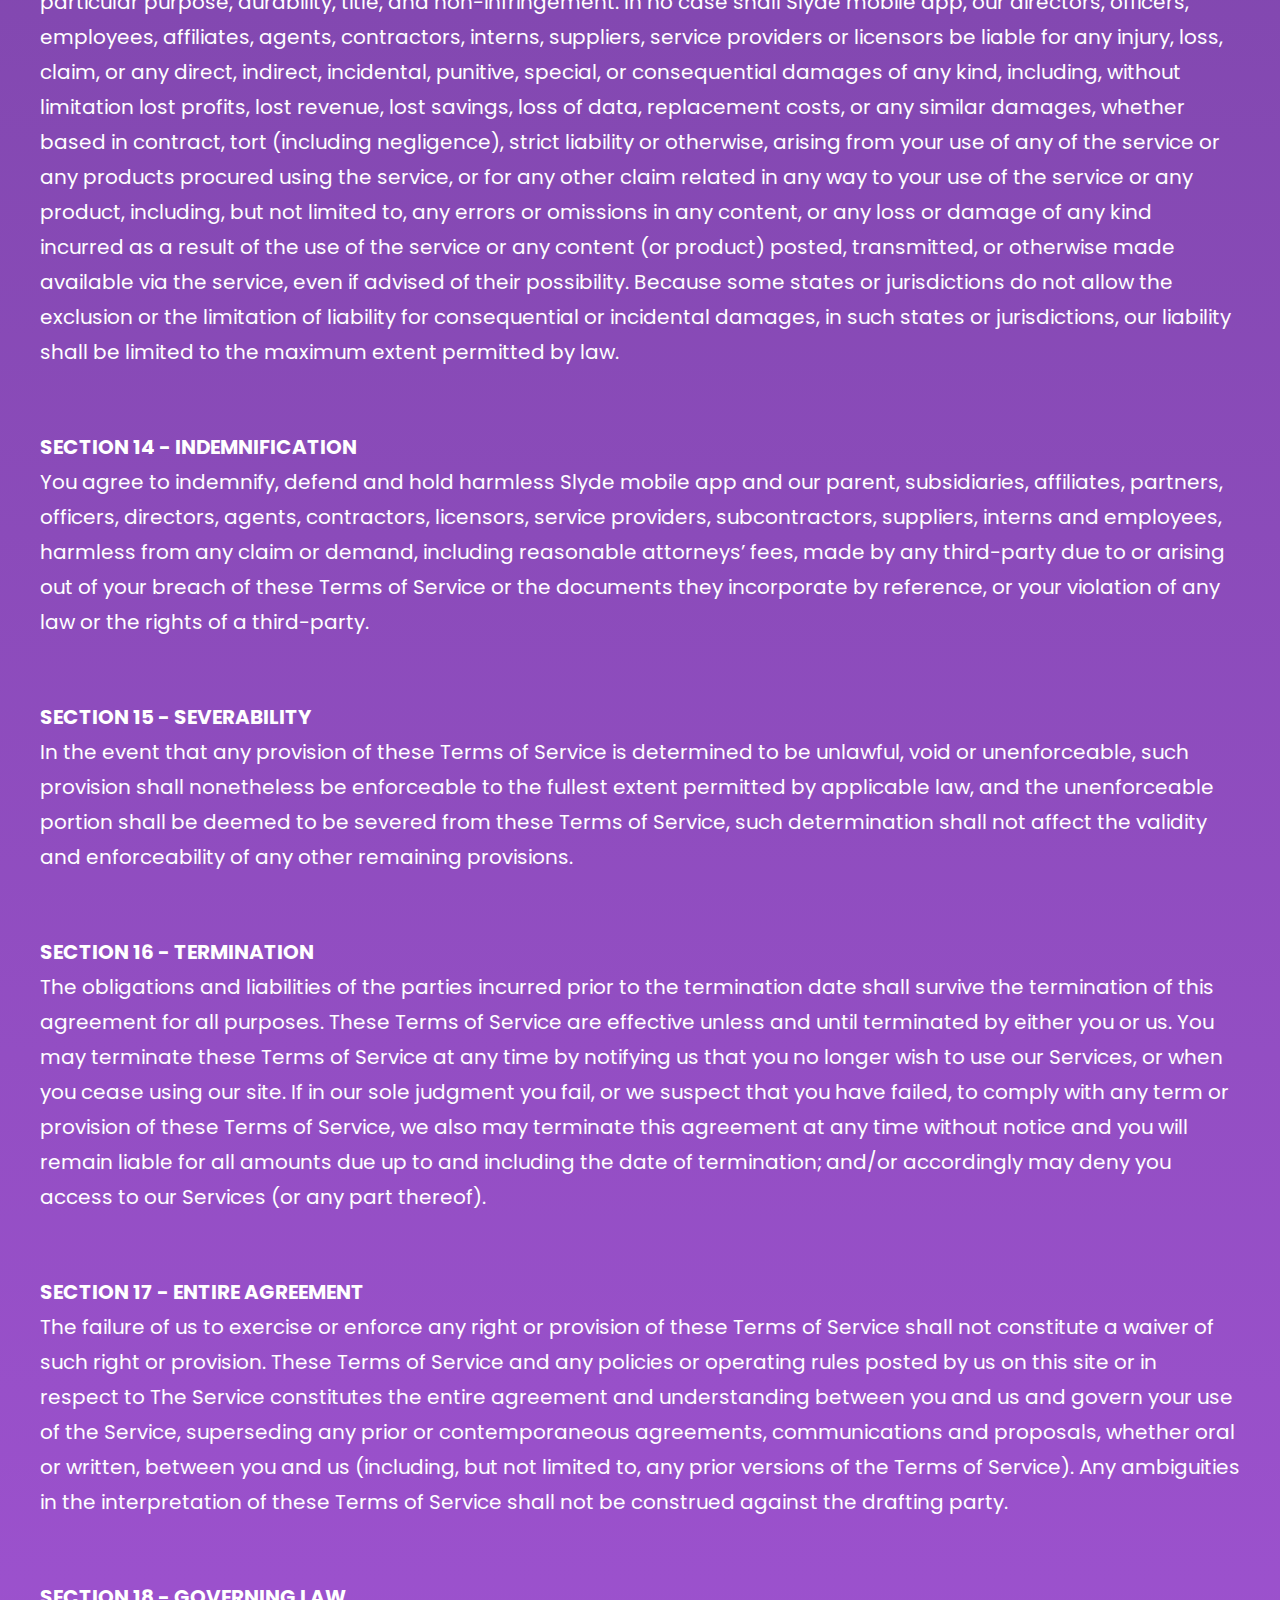
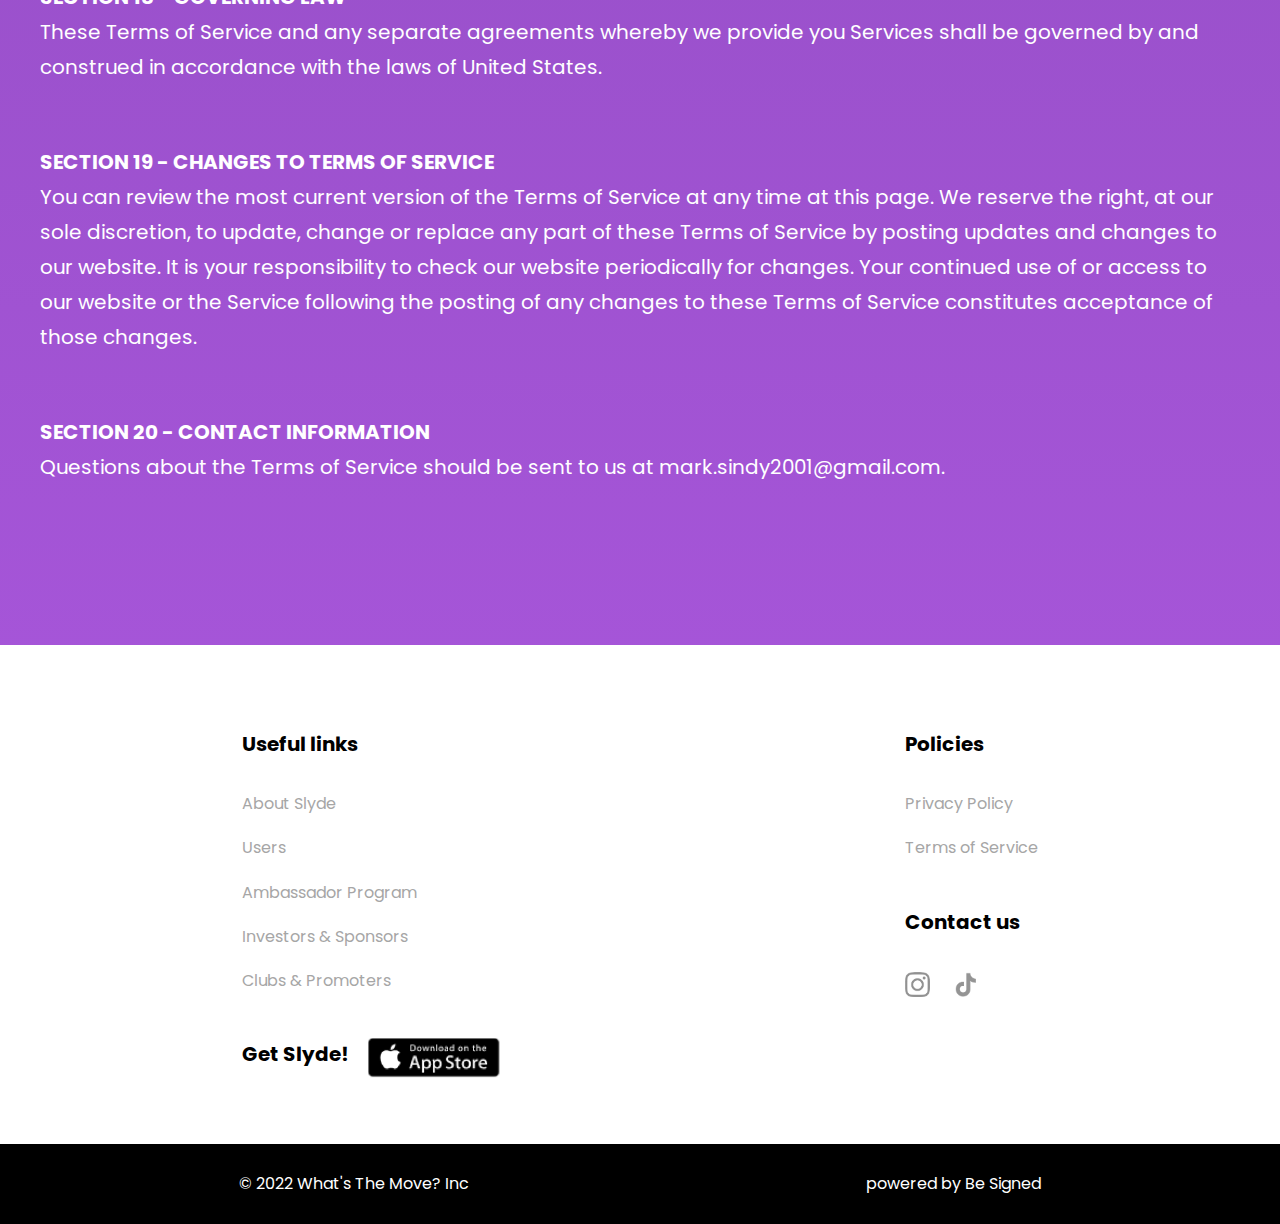
<file: terms.html>
<!DOCTYPE html>
<html lang="en">

<head>
  <meta charset="UTF-8">
  <meta name="viewport" content="width=device-width, initial-scale=1.0">
  <meta http-equiv="X-UA-Compatible" content="ie=edge">
  <title>Slyde</title>
  <link rel="stylesheet" href="css/reset.css">
  <link rel="stylesheet" href="css/slick.css">
  <link rel="stylesheet" href="css/jquery.fancybox.css">
  <link rel="stylesheet" href="css/style.css">
  <link rel="stylesheet" href="css/media.css">
  <link rel="preconnect" href="https://fonts.googleapis.com">
  <link rel="preconnect" href="https://fonts.gstatic.com" crossorigin>
  <link href="https://fonts.googleapis.com/css2?family=Poppins:wght@300;400;700;900&display=swap" rel="stylesheet">
</head>

<body>
  <div class="container">
    <div class="header__top">
      <a href="./index.html" class="logo">
        <img src="./images/icons/HeaderLogo.png" alt="" class="logo__img">
      </a>
      <nav class="menu">
        <ul class="list">
          <li class="list__item"><a href="./about.html" class="list__link">About us</a></li>
          <li class="list__item"><a href="./ambassadors.html" class="list__link">Ambassadors</a></li>
          <li class="list__item"><a href="./investors.html" class="list__link">Investors&Sponsors</a></li>
          <li class="list__item"><a href="./club.html" class="list__link">Club&Promoters</a></li>

        </ul>
      </nav>
      <button class="header__button"><a href="https://apps.apple.com/us/app/slyde-mobile/id1590198770">Download</a>
      </button>

      <button class="header__btn-menu">
        <span class="header__btn-item">

        </span>
        <span class="header__btn-item">

        </span>
        <span class="header__btn-item">

        </span>
      </button>
    </div>
    </div>
 
<section class="terms">
  <div class="container">
    <p class="terms__title">
      Terms of services
    </p>
    
   
    <div class="terms__block">
      <p class="terms__subtitle">
     overview
      </p>
      <p class="terms__text">
        This website is operated by Slyde mobile app. Throughout the site, the terms 
        “we”, “us” and “our” refer to Slyde mobile app. Slyde mobile app offers this website, including all information, 
        tools and services available from this site to you, the user, conditioned upon your acceptance of all terms, conditions, 
        policies and notices stated here.

      </p>
      <p class="terms__text">
        By visiting our site and/ or purchasing something from us, you engage in our “Service” and agree to be bound 
        by the following terms and conditions (“Terms of Service”, “Terms”), including those additional terms and conditions and 
        policies referenced herein and/or available by hyperlink. These Terms of Service apply to all users of the site, including without limitation users who are browsers, vendors, customers, merchants, and/ or contributors of content.

      </p>
      <p class="terms__text">
        Please read these Terms of Service carefully before accessing or using our website. By accessing or using any part of the site, you agree to be bound by these Terms of Service. If you do not agree to all the terms and conditions of this agreement, then you may not access the website or use any services. If these Terms of Service are considered an offer, acceptance is expressly limited to these Terms of Service.

      </p>
      <p class="terms__text">
        Any new features or tools which are added to the current store shall also be subject to the Terms of Service. You can review the most current version of the Terms of Service at any time on this page. We reserve the right to update, change or replace any part of these Terms of Service by posting updates and/or changes to our website. It is your responsibility to check this page periodically for changes. Your continued use of or access to the website following the posting of any changes constitutes acceptance of those changes.

      </p>
      <p class="terms__text">
        Our store is hosted on Shopify Inc. They provide us with the online e-commerce platform that allows us to sell our products and services to you.

      </p>
      <p class="terms__text">
         <strong>SECTION 1 - ONLINE STORE TERMS</strong> <br>
        By agreeing to these Terms of Service, you represent that you are at least the age of majority in your state or province of residence, or that you are the age of majority in your state or province of residence and you have given us your consent to allow any of your minor dependents to use this site.
        You may not use our products for any illegal or unauthorized purpose nor may you, in the use of the Service, violate any laws in your jurisdiction (including but not limited to copyright laws).
        You must not transmit any worms or viruses or any code of a destructive nature.
        A breach or violation of any of the Terms will result in an immediate termination of your Services.
        
      </p>
      <p class="terms__text">
       <strong> SECTION 2 - GENERAL CONDITIONS</strong> <br>
        We reserve the right to refuse service to anyone for any reason at any time.
        You understand that your content (not including credit card information), may be transferred unencrypted and involve (a) transmissions over various networks; and (b) changes to conform and adapt to technical requirements of connecting networks or devices. Credit card information is always encrypted during transfer over networks.
        You agree not to reproduce, duplicate, copy, sell, resell or exploit any portion of the Service, use of the Service, or access to the Service or any contact on the website through which the service is provided, without express written permission by us.
        The headings used in this agreement are included for convenience only and will not limit or otherwise affect these Terms.
        
        
      </p>
      <p class="terms__text">
       <strong>SECTION 3 - ACCURACY, COMPLETENESS AND TIMELINESS OF INFORMATION</strong>  <br>
        We are not responsible if information made available on this site is not accurate, complete or current. The material on this site is provided for general information only and should not be relied upon or used as the sole basis for making decisions without consulting primary, 
        more accurate, more complete or more timely sources of information. Any reliance on the material on this site is at your own risk.
        This site may contain certain historical information. Historical information, necessarily, is not current and is provided for your reference only. We reserve the right to modify the contents of this site at any time, but we have no obligation to update any information on our site. You agree that it is your responsibility to monitor changes to our site.
      </p>
      <p class="terms__text">
        <strong> SECTION 4 - MODIFICATIONS TO THE SERVICE AND PRICES</strong> <br>
        Prices for our products are subject to change without notice.
        We reserve the right at any time to modify or discontinue the Service (or any part or content thereof) without notice at any time.
        We shall not be liable to you or to any third-party for any modification, price change, suspension or discontinuance of the Service.
      </p>
      <p class="terms__text">
       <strong> SECTION 5 - PRODUCTS OR SERVICES (if applicable)</strong> <br>
        Certain products or services may be available exclusively online through the website. These products or services may have limited quantities and are subject to return or exchange only according to our Return Policy.
        We have made every effort to display as accurately as possible the colors and images of our products that appear at the store. We cannot guarantee that your computer monitor's display of any color will be accurate.
        We reserve the right, but are not obligated, to limit the sales of our products or Services to any person, geographic region or jurisdiction. We may exercise this right on a case-by-case basis. We reserve the right to limit the quantities of any products or services that we offer. All descriptions of products or product pricing are subject to change at anytime without notice, at the sole discretion of us. We reserve the right to discontinue any product at any time. Any offer for any product or service made on this site is void where prohibited.
        We do not warrant that the quality of any products, services, information, or other material purchased or obtained by you will meet your expectations, or that any errors in the Service will be corrected.
        
      </p>
      <p class="terms__text">
       <strong> SECTION 6 - ACCURACY OF BILLING AND ACCOUNT INFORMATION</strong> <br>
        We reserve the right to refuse any order you place with us. We may, in our sole discretion, limit or cancel quantities purchased per person, per household or per order. These restrictions may include orders placed by or under the same customer account, the same credit card, and/or orders that use the same billing and/or shipping address. In the event that we make a change to or cancel an order, we may attempt to notify you by contacting the e‑mail and/or billing address/phone number provided at the time the order was made. We reserve the right to limit or prohibit orders that, in our sole judgment, appear to be placed by dealers, resellers or distributors.
        
        
      </p>
      <p class="terms__text">
        You agree to provide current, complete and accurate purchase and account information for all purchases made at our store. You agree to promptly update your account and other information, including your email address and credit card numbers and expiration dates, so that we can complete your transactions and contact you as needed.

      </p>
      <p class="terms__text">
        For more detail, please review our Returns Policy.


      </p>
      <p class="terms__text">
        <strong>  SECTION 7 - OPTIONAL TOOLS</strong> <br>
        We may provide you with access to third-party tools over which we neither monitor nor have any control nor input.
        You acknowledge and agree that we provide access to such tools ”as is” and “as available” without any warranties, representations or conditions of any kind and without any endorsement. We shall have no liability whatsoever arising from or relating to your use of optional third-party tools.
        Any use by you of optional tools offered through the site is entirely at your own risk and discretion and you should ensure that you are familiar with and approve of the terms on which tools are provided by the relevant third-party provider(s).
        We may also, in the future, offer new services and/or features through the website (including, the release of new tools and resources). Such new features and/or services shall also be subject to these Terms of Service.
        


      </p>
      <p class="terms__text">
       <strong> SECTION 8 - THIRD-PARTY LINKS</strong> <br>
        Certain content, products and services available via our Service may include materials from third-parties.
        Third-party links on this site may direct you to third-party websites that are not affiliated with us. We are not responsible for examining or evaluating the content or accuracy and we do not warrant and will not have any liability or responsibility for any third-party materials or websites, or for any other materials, products, or services of third-parties.
        We are not liable for any harm or damages related to the purchase or use of goods, services, resources, content, or any other transactions made in connection with any third-party websites. Please review carefully the third-party's policies and practices and make sure you understand them before you engage in any transaction. Complaints, claims, concerns, or questions regarding third-party products should be directed to the third-party.
        
        


      </p>
      <p class="terms__text">
       <strong> SECTION 9 - USER COMMENTS, FEEDBACK AND OTHER SUBMISSIONS</strong> <br>
        If, at our request, you send certain specific submissions (for example contest entries) or without a request from us you send creative ideas, suggestions, proposals, plans, or other materials, whether online, by email, by postal mail, or otherwise (collectively, 'comments'), you agree that we may, at any time, without restriction, edit, copy, publish, distribute, translate and otherwise use in any medium any comments that you forward to us. We are and shall be under no obligation (1) to maintain any comments in confidence; (2) to pay compensation for any comments; or (3) to respond to any comments.
        We may, but have no obligation to, monitor, edit or remove content that we determine in our sole discretion are unlawful, offensive, threatening, libelous, defamatory, pornographic, obscene or otherwise objectionable or violates any party’s intellectual property or these Terms of Service.
        You agree that your comments will not violate any right of any third-party, including copyright, trademark, privacy, personality or other personal or proprietary right. You further agree that your comments will not contain libelous or otherwise unlawful, abusive or obscene material, or contain any computer virus or other malware that could in any way affect the operation of the Service or any related website. You may not use a false e‑mail address, pretend to be someone other than yourself, or otherwise mislead us or third-parties as to the origin of any comments. You are solely responsible for any comments you make and their accuracy. We take no responsibility and assume no liability for any comments posted by you or any third-party.
        


      </p>
      <p class="terms__text">
       <strong>  SECTION 10 - PERSONAL INFORMATION</strong> <br>
Your submission of personal information through the store is governed by our Privacy Policy. To view our Privacy Policy.




      </p>
      <p class="terms__text">
       
       <strong> SECTION 11 - ERRORS, INACCURACIES AND OMISSIONS</strong> <br>
        Occasionally there may be information on our site or in the Service that contains typographical errors, inaccuracies or omissions that may relate to product descriptions, pricing, promotions, offers, product shipping charges, transit times and availability. We reserve the right to correct any errors, inaccuracies or omissions, and to change or update information or cancel orders if any information in the Service or on any related website is inaccurate at any time without prior notice (including after you have submitted your order).
        We undertake no obligation to update, amend or clarify information in the Service or on any related website, including without limitation, pricing information, except as required by law. No specified update or refresh date applied in the Service or on any related website, should be taken to indicate that all information in the Service or on any related website has been modified or updated.
        

      </p>
      <p class="terms__text">
       <strong> SECTION 12 - PROHIBITED USES</strong> <br>
        In addition to other prohibitions as set forth in the Terms of Service, you are prohibited from using the site or its content: (a) for any unlawful purpose; (b) to solicit others to perform or participate in any unlawful acts; (c) to violate any international, federal, provincial or state regulations, rules, laws, or local ordinances; (d) to infringe upon or violate our intellectual property rights or the intellectual property rights of others; (e) to harass, abuse, insult, harm, defame, slander, disparage, intimidate, or discriminate based on gender, sexual orientation, religion, ethnicity, race, age, national origin, or disability; (f) to submit false or misleading information; (g) to upload or transmit viruses or any other type of malicious code that will or may be used in any way that will affect the functionality or operation of the Service or of any related website, other websites, or the Internet; (h) to collect or track the personal information of others; (i) to spam, phish, pharm, pretext, spider, crawl, or scrape; (j) for any obscene or immoral purpose; or (k) to interfere with or circumvent the security features of the Service or any related website, other websites, or the Internet. We reserve the right to terminate your use of the Service or any related website for violating any of the prohibited uses.
        
        


      </p>
      <p class="terms__text">
       <strong>SECTION 13 - DISCLAIMER OF WARRANTIES; LIMITATION OF LIABILITY</strong>  <br>
        We do not guarantee, represent or warrant that your use of our service will be uninterrupted, timely, secure or error-free.
        We do not warrant that the results that may be obtained from the use of the service will be accurate or reliable.
        You agree that from time to time we may remove the service for indefinite periods of time or cancel the service at any time, without notice to you.
        You expressly agree that your use of, or inability to use, the service is at your sole risk. The service and all products and services delivered to you through the service are (except as expressly stated by us) provided 'as is' and 'as available' for your use, without any representation, warranties or conditions of any kind, either express or implied, including all implied warranties or conditions of merchantability, merchantable quality, fitness for a particular purpose, durability, title, and non-infringement.
        In no case shall Slyde mobile app, our directors, officers, employees, affiliates, agents, contractors, interns, suppliers, service providers or licensors be liable for any injury, loss, claim, or any direct, indirect, incidental, punitive, special, or consequential damages of any kind, including, without limitation lost profits, lost revenue, lost savings, loss of data, replacement costs, or any similar damages, whether based in contract, tort (including negligence), strict liability or otherwise, arising from your use of any of the service or any products procured using the service, or for any other claim related in any way to your use of the service or any product, including, but not limited to, any errors or omissions in any content, or any loss or damage of any kind incurred as a result of the use of the service or any content (or product) posted, transmitted, or otherwise made available via the service, even if advised of their possibility. Because some states or jurisdictions do not allow the exclusion or the limitation of liability for consequential or incidental damages, in such states or jurisdictions, our liability shall be limited to the maximum extent permitted by law.
        
        


      </p>
      <p class="terms__text">
       <strong> SECTION 14 - INDEMNIFICATION</strong> <br>
        You agree to indemnify, defend and hold harmless Slyde mobile app and our parent, subsidiaries, affiliates, partners, officers, directors, agents, contractors, licensors, service providers, subcontractors, suppliers, interns and employees, harmless from any claim or demand, including reasonable attorneys’ fees, made by any third-party due to or arising out of your breach of these Terms of Service or the documents they incorporate by reference, or your violation of any law or the rights of a third-party.
        
        


      </p>
      <p class="terms__text">
       <strong> SECTION 15 - SEVERABILITY</strong> <br>
        In the event that any provision of these Terms of Service is determined to be unlawful, void or unenforceable, such provision shall nonetheless be enforceable to the fullest extent permitted by applicable law, and the unenforceable portion shall be deemed to be severed from these Terms of Service, such determination shall not affect the validity and enforceability of any other remaining provisions.
        
        


      </p>
      <p class="terms__text">
       <strong> SECTION 16 - TERMINATION</strong> <br>
        The obligations and liabilities of the parties incurred prior to the termination date shall survive the termination of this agreement for all purposes.
        These Terms of Service are effective unless and until terminated by either you or us. You may terminate these Terms of Service at any time by notifying us that you no longer wish to use our Services, or when you cease using our site.
        If in our sole judgment you fail, or we suspect that you have failed, to comply with any term or provision of these Terms of Service, we also may terminate this agreement at any time without notice and you will remain liable for all amounts due up to and including the date of termination; and/or accordingly may deny you access to our Services (or any part thereof).
        
        


      </p>
      <p class="terms__text">
       <strong> SECTION 17 - ENTIRE AGREEMENT</strong> <br>
        The failure of us to exercise or enforce any right or provision of these Terms of Service shall not constitute a waiver of such right or provision.
        These Terms of Service and any policies or operating rules posted by us on this site or in respect to The Service constitutes the entire agreement and understanding between you and us and govern your use of the Service, superseding any prior or contemporaneous agreements, communications and proposals, whether oral or written, between you and us (including, but not limited to, any prior versions of the Terms of Service).
        Any ambiguities in the interpretation of these Terms of Service shall not be construed against the drafting party.
        
        


      </p>
      <p class="terms__text">
       <strong> SECTION 18 - GOVERNING LAW </strong><br>
        These Terms of Service and any separate agreements whereby we provide you Services shall be governed by and construed in accordance with the laws of United States.
        
        


      </p>
      <p class="terms__text">
      <strong> SECTION 19 - CHANGES TO TERMS OF SERVICE</strong>  <br>
        You can review the most current version of the Terms of Service at any time at this page.
        We reserve the right, at our sole discretion, to update, change or replace any part of these Terms of Service by posting updates and changes to our website. It is your responsibility to check our website periodically for changes. Your continued use of or access to our website or the Service following the posting of any changes to these Terms of Service constitutes acceptance of those changes.
        
        


      </p>
      <p class="terms__text">
       <strong> SECTION 20 - CONTACT INFORMATION </strong><br>
        Questions about the Terms of Service should be sent to us at mark.sindy2001@gmail.com.


      </p>
    </div>
   
  </div>
</section>












<footer class="footer">
  <div class="container">
    <div class="footer__inner">
      <div class="footer__info">
        <p class="footer__title">
          Useful links
        </p>
        <ul class="footer__list">
          <li class="footer__list-item"><a href="./about.html" class="footer__link">About Slyde</a></li>
          <li class="footer__list-item"><a href="./index.html" class="footer__link">Users</a></li>
          <li class="footer__list-item"><a href="./ambassadors.html" class="footer__link">Ambassador Program</a></li>
          <li class="footer__list-item"><a href="./investors.html" class="footer__link">Investors & Sponsors</a></li>
          <li class="footer__list-item"><a href="./club.html" class="footer__link">Clubs & Promoters</a></li>
        </ul>
        <div class="footer__app">
          <p class="footer__title">Get Slyde!</p>
          <a href="https://apps.apple.com/us/app/slyde-mobile/id1590198770">
            <img src="./images/icons/App Store Icon 1.png" alt="" class="footer__getapp"></a>
        </div>
      </div>
      <div class="footer__info">

        <p class="footer__title">
          Policies
        </p>
        <ul class="footer__list">
          <li class="footer__list-item"><a href="./privacy.html" class="footer__link">Privacy Policy</a></li>
          <li class="footer__list-item"><a href="./terms.html" class="footer__link">Terms of Service</a></li>
        </ul>
        <p class="footer__title">
          Contact us
        </p>
        <ul class="footer__ilist">
          <li class="footer__ilist-item"><a href="https://www.instagram.com/slydeappusa/" class="footer__link"><img class="footer__ilist-item-img"
                src="./images/icons/Instagram Logo Footer 1.png" alt=""></a></li>
          <li class="footer__ilist-item"><a href="https://www.tiktok.com/@slydemobile" class="footer__link"><img class="footer__ilist-item-img"
                src="./images/icons/TikTok Logo Footer 1.png" alt=""></a></li>
          
        </ul>
      </div>
    </div>
  </div>
  <div class="footer__rights">
    <div class="container">
      <div class="footer__rights-inner">
        <p class="footer__rights-text">© 2022 What's The Move? Inc</p>
       <p class="footer__rights-text">powered by <a href="http://bsigned.us/">Be Signed</a></p>
      </div>
    </div>
  </div>
</footer>

  <script src="https://ajax.googleapis.com/ajax/libs/jquery/3.4.1/jquery.min.js"></script>
  <script src="js/slick.min.js"></script>
  <script src="js/jquery.to-top.js"></script>
  <script src="js/jquery.fancybox.min.js"></script>
  <script src="js/main.js"></script>
</body>

</html>
</file>
<file: css/style.css>
html {
    box-sizing: border-box;

}

*,
*::after,
*::before {
    box-sizing: inherit;

}

body {
    background: linear-gradient(#212441, #AE58E2);
    color: white;
    font-size: 16px;
    line-height: 120%;
    font-weight: normal;
    font-family: 'Poppins', sans-serif;

}

a {
    text-decoration: none;
    color: inherit;

}

button {
    background-color: #AE58E2;
    color: white;
    padding: 0;
    border: none;
    cursor: pointer;

}



.container {
    max-width: 1220px;
    margin: 0 auto;
    padding: 0 10px;

}

.header {
    height: 100vh;
    position: relative;
}

.header__btn-menu {
    display: none;
}

.header__top {
    display: flex;
    justify-content: space-around;
    align-items: center;
    height: 100px;
    margin-top: 40px;

}

.header__button {
    height: 51px;
    width: 120px;
    border-radius: 5px;
    font-size: 16px;
    font-weight: normal;
    text-transform: uppercase;
}

.header__button:hover {
    background-color: purple;
}

.list {
    display: flex;
    align-items: center;
    list-style: none;
    justify-content: center;
}

.list__link {
    padding-right: 10px;
    padding-left: 10px;
    font-size: 20px;
    font-weight: bold;
    padding-bottom: 40px;
}

.list__link:hover {
    text-decoration: underline;
}

.logo__img {
    max-height: 58px;
    max-width: 140px;
}

.header__img {
    max-height: 270px;
    max-width: 390px;
    z-index: 4;

}

.header__content {
    display: flex;
    justify-content: center;
    align-items: center;
    flex-direction: column;
    margin-top: 30vh;
}

.header__title {
    font-size: 42px;
    font-weight: normal;
    margin-top: 30px;
    z-index: 4;
}




.info__content {
    display: flex;
    justify-content: space-around;
    height: 100vh;
    scroll-snap-align: start;
}

.info__media {
    height: 537px;
    width: 254px;
    background-color: black;
    border-radius: 10px;
    overflow: hidden;

}

.info__img {
    max-width: 100%;
    object-fit: contain;
    border-radius: 10px;
}


/* Slideshow container */
.slideshow-container {
    max-width: 254px;
    position: relative;
    margin: auto;
    border-radius: 10px;
}


/* Fading animation */
.fade {
    animation-name: fade;
    animation-duration: 1.5s;
}

@keyframes fade {
    from {
        opacity: .4
    }

    to {
        opacity: 1
    }
}

.info__space {
    max-width: 530px;
    margin-top: 60px;
}

.info__title {
    font-size: 50px;
    font-weight: bold;
    line-height: 65px;
    margin-bottom: 30px;
}

.info__text {
    margin-bottom: 30px;
    font-size: 20px;
    font-weight: normal;
    line-height: 30px;
}

.info__link {
    margin-top: 20px;
    font-weight: bold;
    font-size: 20px;

}

/* footer  */
.footer {
    padding-top: 60px;
    background-color: #fff;
    color: black;

}

.footer__inner {
    display: flex;
    justify-content: space-around;

}

.footer__title {
    font-size: 20px;
    font-weight: bold;
    margin-bottom: 40px;
    padding-top: 30px;
}

.footer__list {
    display: flex;
    flex-direction: column;
    list-style: none;
}

.footer__list-item {
    font-size: 16px;
    font-weight: normal;
    color: #A6A6A6;
    margin-bottom: 25px;
    display: inline-block;
    width: auto;
}


.footer__list-item:hover {
    font-size: 16px;
    font-weight: normal;
    color: black;

}

.footer__ilist {
    display: flex;
    list-style: none;
}

.footer__ilist-item {
    margin-right: 25px;

}

.footer__ilist-item-img {
    max-height: 25px;

}

.footer__app {
    display: flex;
    align-items: center;

}

.footer__getapp {
    max-height: 40px;
    margin-left: 20px;

}


.footer__rights {
    background-color: #000;
    padding-top: 30px;
    padding-bottom: 30px;
    color: white;
    margin-top: 40px;



}

.footer__rights-inner {
    display: flex;
    justify-content: space-around;


}

.footer__rights-text {
    font-size: 16px;
  
}


/* about us */
.header__content-inner {
    display: flex;
    justify-content: space-between !;
}

.header__content-info {
    max-width: 450px;
    margin-right: 540px;
    margin-top: -130px;
}

.header__content-title {
    font-size: 80px;
    font-weight: bold;
    margin-bottom: 35px;
    line-height: 95px;
    z-index: 5;
}

.header__content-text {
    font-size: 20px;
    line-height: 40px;
}

.header__content-infomedia {
    height: 550px;
    width: 300px;
    background-color: transparent;
    border-radius: 10px;
    padding-bottom: 100px;
    position: absolute;
    margin-left: 700px;
    margin-top: -200px;
}

/* about section */
.about__info-inner {
    display: flex;
    justify-content: space-around;
    padding-bottom: 100px;
    padding-top: 100px;
}

.about__info-section {
    max-width: 400px;
}

.about__info-title {
    font-size: 40px;
    margin-bottom: 50px;
    font-weight: bold;
}

.about__info-tex {
    font-size: 20px;
    line-height: 30px;
    margin-bottom: 30px;
}

/* Mission section */
.mission {
    padding-top: 150px;
    padding-bottom: 150px;
    color: #000;
    background-color: #fff;
}

.mission__inner {

    justify-content: center;
    display: flex;


}

.mission__inner-content {
    max-width: 800px;
}

.mission__inner-title {
    font-weight: bold;
    font-size: 60px;
    color: #AE58E2;
    margin-bottom: 70px;

}

.mission__inner-text {
    font-size: 40px;
    line-height: 55px;


}

.team {
    padding-top: 100px;
    padding-bottom: 100px;

}

.team__inner-title {
    font-size: 60px;
    line-height: 70px;
    margin-bottom: 40px;
}

.team__inner-text {
    font-size: 35px;
    margin-bottom: 100px;

}

.team__inner-content {
    display: flex;
    justify-content: space-between;
    align-items: center;
    flex-wrap: wrap;
}

.team__inner-info {
    width: 380px;
    height: 380px;
    background-color: #fff;
    border-radius: 20px;
    margin-bottom: 30px;
}


.advisory {
    padding-top: 100px;
    padding-bottom: 100px;
    background-color: #000;
}



.advisory__inner-text {
    font-size: 60px;
    margin-bottom: 100px;

}

.advisory__inner-content {
    display: flex;
    justify-content: center;
    flex-wrap: wrap;
}

.advisory__inner-info {
    width: 250px;
    margin: 20px;
}

/* ambassador */
.headedr__ambassador-content-info {
    max-width: inherit;

}

.ambassador__title {
    font-size: 70px;
    font-weight: bold;
    line-height: 80px;
    margin-top: -150px;
    margin-bottom: 50px;
}

.ambassador__subtitle {
    font-size: 40px;
    line-height: 60px;
    max-width: 900px;

}

.start {
    background-color: #fff;

    padding-top: 100px;
    padding-bottom: 100px;
    color: black;
    display: flex;
    flex-direction: column;
}

.start__inner {
    max-width: 800px;
    display: flex;
    flex-direction: column;
}

.start__inner-link {
    text-align: center;
    font-size: 25px;
    cursor: pointer;
}
.start__inner-link:hover {
    text-align: center;
    font-size: 27px;
    cursor: pointer;
}


.start__inner-text {
    font-size: 25px;
    line-height: 30px;
    margin-bottom: 40px;
}

/* benefits */
.benefits {
    padding-top: 100px;
    padding-bottom: 100px;
    display: flex;
}



.benefits__inner {
    display: flex;
    justify-content: space-between;
    margin-bottom: 50px;


}

.benefits__title {
    text-align: center;
    font-size: 60px;
    line-height: 100px;
    margin-bottom: 80px;
    font-weight: bold;
}

.benefits__inner-card {
    display: flex;
    align-items: center;
    flex-direction: column;
    max-width: 330px;
    text-align: center;
    margin-bottom: 50px;

}

.benefits__inner-img {
    margin-bottom: 60px;
    max-height: 160px;
}

.benefits__inner-subtitle {
    font-size: 30px;
    margin-bottom: 50px;
    font-weight: bold;
}

.benefits__inner-text {
    font-size: 18px;

}

.benefits__inner-link {
    text-align: center;
    font-size: 25px;
    cursor: pointer;
}
.benefits__inner-link:hover {
    text-align: center;
    font-size: 27px;
    cursor: pointer;
}
 

/* investor */
.header__investors {
    max-width: 1100px;
    margin-left: 100px;
    margin-top: 15vh;
}

.header__investors-title {
    font-size: 55px;
    font-weight: bold;
    line-height: 65px;
    margin-bottom: 40px;

}

.header__investors-text {
    font-size: 30px;
    line-height: 40px;
    margin-bottom: 40px;


}

/* sponsor */
.sponsor {
    padding-top: 100px;
    padding-bottom: 100px;
    background-color: #fff;
    color: #000;
}

.sponsor__inner {
    max-width: 1100px;
    margin-left: 100px;
}

.sponsor__inner-title {
    font-size: 55px;
    line-height: 65px;
    margin-bottom: 40px;
    font-weight: bold;
}

.sponsor__inner-text {
    font-size: 30px;
    line-height: 40px;
    margin-bottom: 40px;


}

/* terms policy    */


.terms {
    padding-top: 100px;
    padding-bottom: 100px;

}


.terms__title {
    font-size: 65px;
    line-height: 80px;
    text-align: center;
    margin-top: 50px;
    margin-bottom: 150px;
    font-weight: bold;

}



.terms__subtitle {
    font-size: 35px;
    line-height: 45px;
    margin-bottom: 60px;
    max-width: 400px;
}


.terms__text {
    font-size: 20px;
    line-height: 35px;
    margin-bottom: 60px;

}

.team__inner-photo {
    width: 100%;

}

.team__inner-info {
    overflow: hidden !important;
}

.team__inner-info {
    width: 380px;
    height: 380px;
    background-color: #fff;
    border-radius: 20px;
    margin-bottom: 30px;
    position: relative;
    transition: all .25s ease;
    backface-visibility: hidden;
}

.team__inner-info:hover {
    transform: scale(.95)
}


.team__inner-info:hover .hidden__info-text {
    padding-bottom: 40px;
    transition: all .25s ease;
    opacity: 1;
}

.team__inner-info:hover .hidden__info-title {
    margin-bottom: 50px;
    transition: all .25s ease;
    opacity: 1;
}

.team__inner-info:hover .hidden__info-link {
    margin-bottom: 15px;
    transition: all .25s ease;
    opacity: 1;
}

.team__inner-info:hover .hidden__info-img {
    transform: scale(1.1);
}

.hidden__info-title {
    z-index: 10;
    position: absolute;
    bottom: 0px;
    color: white;
    text-shadow: 0px 1px 6px black;
    font-size: 35px;
    line-height: 40px;
    padding-bottom: 30px;
    padding-left: 20px;
    font-weight: bold;
}

.hidden__info-text {
    z-index: 11;
    position: absolute;
    bottom: 0;
    color: white;
    text-shadow: 0px 1px 6px black;
    font-size: 20px;
    line-height: 25px;
    padding-bottom: 30px;
    padding-left: 20px;
    opacity: 0;
    font-weight: bold;
}

.hidden__info-link {
    background: transparent;
    margin-left: 320px;
    cursor: pointer;
    transition: all .25s ease;

    position: absolute;
    z-index: 12;
    opacity: 0;
    bottom: 0;

}

.hidden__info-img {
    max-width: 40px;
}

.header__mainbub {
    position: absolute;
    max-width: 500px;
    margin: 0 auto;
    z-index: 3;
}

.hue-shift {
    animation: hue-shift 3s infinite alternate;

}

@keyframes hue-shift {
    from {
        filter: hue-rotate(0);

    }

    to {
        filter: hue-rotate(150deg)
    }
}

.header__mainbub-about {
    opacity: 0;
    max-width: 150px;
    margin-top: -85px;
    position: absolute;
    margin-right: 40px;
    z-index: -1;
}

.advisory__inner-title {
    font-size: 35px;
    line-height: 45px;
    margin-bottom: 20px;
}

/* clubs */
.header__mainbub-club {
    position: absolute;
    max-width: 300px;
    margin: 0 auto;
    z-index: -1;
}

.header__title-club {
    font-size: 60px;
    font-weight: bold;
    line-height: 75px;
    margin-bottom: 30px;
}

.header__subtitle-club {
    font-size: 25px;
    line-height: 30px;

}

.club {
    padding-bottom: 100px;

}

.club__content-title {
    font-size: 50px;
    line-height: 65px;
    margin-bottom: 30px;
    font-weight: bold;
}

.club__content-text {
    font-size: 25px;
    line-height: 35px;
    margin-bottom: 50px;


}
.club__content-text-link {
    font-size: 25px;
    line-height: 25px;
    margin-bottom: 10px;

} 
.advisory__info-img {
    max-width: 40px;
    margin-top: 30px;
    opacity: 1;
}

/* privacy */
.privacy {
    padding-top: 100px;
    padding-bottom: 100px;
}
.privacy__title {
    font-size: 65px;
    padding-bottom: 200px;
    padding-top: 100px;
    text-align: center;

}
.privacy__subtitle {
    font-size: 40px;
    line-height: 45px;
    margin-bottom: 40px;
    font-weight: bold;
    
}
.privacy__text-strong {
    font-size: 27px;
    line-height: 35px;
    font-weight: bold;
    margin-bottom: 40px;
    margin-top: 40px;
}


.privacy__text {
    font-size: 20px;
    line-height: 30px;
    margin-bottom: 40px;

}


.privacy__text-dot {
  font-size: 20px;
    line-height: 30px;
    margin-bottom: 20px;

}  
.privacy__text-dot::before {
    content: '';
    border-right: 7px solid white;
    border-radius: 50%;
    display: inline-block;
    height: 7px;
    margin-right: 10px;
    margin-bottom: 4px;
    margin-left: 10px;
   

}
.privacy__text-underline {
    font-size:30px;
    line-height: 40px;
    margin-bottom: 40px;
    margin-top: 40px;
    text-decoration: underline;
}
.privacy__information-fn {
    font-size: 20px;
    line-height: 30px;
    margin-bottom: 40px;
    width: 500px;

}
.privacy__information-name {
    font-size: 20px;
    line-height: 30px;
    width: 300px;
    margin-right: 500px;
    
}
.privacy__information-data {
    display: flex;
   
   

    
}
.privacy__information {
    padding-top: 100px;
    padding-bottom: 100px;
}
</file>
<file: css/media.css>
@media (max-width:1199.5px) {

    .header__content-infomedia {
        margin-left: 600px;
    }

    .team__inner-info {
        max-width: 330px;
        max-height: 330px;
        margin: 20px;

    }

    .team__inner-content {
        justify-content: center;
    }

    .team__inner-title {
        margin-left: 100px;

    }

    .team__inner-text {
        margin-left: 100px;

    }

    .advisory__inner-text {
        margin-left: 100px;
    }

    .advisory__inner-content {
        justify-content: center;
    }

    .advisory__inner-info {
        max-width: 330px;
        max-height: 330px;
        margin: 20px;

    }

    .header__investors {
        max-width: 900px;
        justify-content: center;
        margin: 0 auto;
        margin-top: 100px;
    }

    .sponsor__inner {
        max-width: 900px;

        justify-content: center;
        margin: 0 auto;

    }

    .privacy__block {
        max-width: 900px;
        margin: 0 auto;
    }

    .terms__block {
        max-width: 900px;
        margin: 0 auto;
    }

    .hidden__info-title {
        z-index: 10;
        position: absolute;
        bottom: 0px;
        color: white;
        font-size: 25px;
        line-height: 35px;
        padding-bottom: 35px;
        padding-left: 20px;
        font-weight: bold;
    }

    .hidden__info-text {
        z-index: 11;
        position: absolute;
        bottom: 0;
        color: white;
        font-size: 16px;
        line-height: 20px;
        padding-bottom: 15px;
        padding-left: 20px;
        opacity: 1;
        font-weight: bold;
    }

    .hidden__info-link {
        background: transparent;
        margin-left: 270px;
        cursor: pointer;
        position: absolute;
        z-index: 12;
        opacity: 1;
        margin-bottom: 15px;

    }

    .hidden__info-img {
        max-width: 40px;
    }

    .club__content-title {
        font-size: 40px;
        line-height: 45px;
        margin-bottom: 30px;
        font-weight: bold;
        max-width: 900px;
        margin: 40px auto;
    }

    .club__content-text {
        font-size: 20px;
        line-height: 30px;
        margin-bottom: 40px;
        max-width: 900px;
        margin: 40px auto;

    }

    .club__content-text-link {
        font-size: 20px;
        font-size: 20px;
        line-height: 30px;
        max-width: 900px;
        margin-right: auto;
        margin-left: auto;
        margin-bottom: -35px;

    }
    .privacy__inner {
        max-width: 900px;
        margin: 0 auto;
    }
    .privacy__information-fn {
        font-size: 18px;
        line-height: 25px;
        margin-bottom: 40px;
        width: 500px;
    
    }
    .privacy__information-name {
        font-size: 18px;
        line-height: 25px;
        width: 300px;
        margin-right: 300px;
        
    }
}


@media (max-width:991px) {
    body {
        overflow-x: hidden;
    }

    .header__top {
        flex-wrap: wrap;
        align-items: center;
        justify-content: space-around;
    }

    .menu {
        padding-right: 50;
        width: 100%;
        position: fixed;
        z-index: 12;
        order: 12;
        padding: 50px;
        transform: translateY(-1000px);
        transition: all .5s;
        background-color: #AE58E2;
        height: 130vh;

    }

    .menu--open {
        transform: translateY(50vh);

    }


    .list {
        display: block;
        margin-top: 200px;
    }

    .list__item {
        padding-bottom: 30px;
        padding-right: 0;
    }

    .header__button {
        z-index: 997;
    }

    .logo {
        z-index: 999;
        align-self: center;
        margin-left: 20px;
    }

    .header__btn-menu {
        display: block;
        background-color: transparent;
        border: none;
        cursor: pointer;
        order: -1;
        z-index: 998;
    }

    .header__btn-item {
        background-color: #D9D9D9;
        width: 60px;
        height: 3px;
        border-radius: 2px;
        margin: 10px 0;
        display: block;
    }

    .info__space {
        max-width: 430px;

    }

    .info__title {
        font-size: 40px;
        line-height: 45px;
        ;
    }

    .info__text {
        font-size: 16px;
    }

    .info__media {
        height: 537px;
        width: 254px;
    }

    .header__content-info {
        margin-right: 350px;
        max-width: 380px;
    }

    .header__content-infomedia {
        margin-left: 450px;
        max-width: 280px;
    }

    .about__info-section {
        max-width: 350px;
    }

    .about__info-title {
        font-size: 35px;
    }

    .about__info-tex {
        font-size: 16px;
    }

    .mission__inner-title {
        font-size: 50px;
    }

    .mission__inner-text {
        font-size: 35px;
        line-height: 45px;
    }

    .mission__inner-content {
        max-width: 700px;
    }

    .advisory__inner-text {
        font-size: 45px;
    }

    .ambassador__title {
        font-size: 50px;
        margin-bottom: 35px;
    }

    .ambassador__subtitle {
        font-size: 35px;

    }

    .header__ambassador-content-info {
        max-width: 700px;
        margin-left: 50px;
    }

    .start__inner {
        max-width: 700px;
    }

    .start__inner-text {
        font-size: 25px;
    }

    .benefits__inner {
        flex-wrap: wrap;
        justify-content: center;
    }

    .benefits__inner-card {
        margin-bottom: 100px;
    }

    .header__investors {
        max-width: 650px;
    }

    .header__investors-title {
        font-size: 50px;
    }

    .header__investors-text {
        font-size: 30px;
        margin-bottom: 25px;
    }

    .sponsor__inner {
        max-width: 650px;
    }

    .sponsor__inner-title {
        font-size: 50px;
    }

    .sponsor__inner-text {
        font-size: 30px;
        margin-bottom: 25px;
    }



    .privacy__subtitle {
        font-size: 30px;
        line-height: 40px;
        margin-bottom: 40px;
    }

    .privacy__text {
        font-size: 18px;
        line-height: 25px;
        margin-bottom: 40px;
    }

    .terms__block {
        max-width: 700px;
    }

    .terms__subtitle {
        font-size: 30px;
        line-height: 40px;
        margin-bottom: 40px;
    }

    .terms__text {
        font-size: 18px;
        line-height: 25px;
        margin-bottom: 40px;
    }

    .header__title-club {
        font-size: 45px;
        font-weight: bold;
        line-height: 55px;
        margin-bottom: 30px;
    }

    .club__content-title {
        font-size: 40px;
        line-height: 45px;
        margin-bottom: 30px;
        font-weight: bold;
        max-width: 700px;

    }

    .club__content-text {
        font-size: 20px;
        line-height: 30px;
        margin-bottom: 40px;
        max-width: 700px;


    }

    .club__content-text-link {
        font-size: 20px;
        font-size: 20px;
        line-height: 30px;
        max-width: 700px;
        margin-right: auto;
        margin-left: auto;
        margin-bottom: -35px;

    }

    .header__mainbub-club {
        position: absolute;
        max-width: 250px;
        margin: 0 auto;
        z-index: -1;
    }

    .privacy__inner {
        max-width: 700px;
        margin: 0 auto;
    }
    .privacy__information-fn {
        font-size: 18px;
        line-height: 25px;
        margin-bottom: 40px;
        width: 350px;
    
    }
    .privacy__information-name {
        font-size: 18px;
        line-height: 25px;
        width: 200px;
        margin-right: 150px;
        
    }

}


@media (max-width:768px) {
    .info__content {
        display: flex;
        flex-direction: column;
        justify-content: center;
        align-items: center;
    }

    .about__info {
        margin-top: 300px;
    }

    .header__content-inner {
        justify-content: center;
        display: flex;
        flex-wrap: wrap;
    }

    .header__content-infomedia {
        position: relative;
        margin-right: 0;
        margin-left: 0;
        margin-top: 80px;
    }

    .header__content-info {
        margin-right: 0px;
        max-width: 450px;
    }

    .about__info-inner {
        display: flex;
        flex-wrap: wrap;
        justify-content: center;
    }

    .about__info-section {
        max-width: 400px;
        margin-bottom: 50px;
    }

    .mission__inner-title {
        font-size: 40px;
        margin-bottom: 40px;
    }

    .mission__inner-text {
        font-size: 25px;
        line-height: 35px;
    }

    .mission__inner-content {
        max-width: 500px;
    }

    .advisory__inner-text {
        font-size: 35px;
    }

    .start__inner {
        max-width: 500px;
    }

    .start__inner-text {
        font-size: 20px;
    }

    .start__inner-link {
        font-size: 20px;
    }
    .start__inner-link:hover {
        font-size: 20px;
    }

    .benefits__title {
        font-size: 50px;
    }
    .benefits__inner-link:hover {
      
        font-size: 20px;
       
    }
    .benefits__inner-link {
      
        font-size: 20px;
       
    }
    .info__media {
        height: 537px;
        width: 254px;
    }

    .privacy__text-dot {
        font-size: 16px;
    }
    .privacy__information-fn {
        font-size: 16px;
        line-height: 25px;
        margin-bottom: 40px;
        width: 270px;
    
    }
    .privacy__information-name {
        font-size: 16px;
        line-height: 25px;
        width: 100px;
        margin-right: 120px;
        
    }
}


@media (max-width:768px) {
    .info__content {
        display: flex;
        flex-direction: column;
        justify-content: center;
        align-items: center;

    }

    .header__mainbub-club {
        position: absolute;
        max-width: 250px;
        margin: 0 auto;
        z-index: -1;
    }

    .info__media {
        order: -1;
    }

    .team__inner-title {
        font-size: 45px;
        margin-left: 60px;
    }

    .team__inner-text {
        font-size: 35px;
        margin-left: 60px;
    }

    .advisory__inner-text {
        margin-left: 60px;
    }

    .ambassador__title {
        font-size: 45px;
        margin-bottom: 25px;
        line-height: 55px;
    }

    .ambassador__subtitle {
        font-size: 30px;
        line-height: 40px;

    }

    .header__content-inner {
        max-width: 520px;
        margin: o auto;
    }

    .header__investors {
        max-width: 450px;
    }

    .header__investors-title {
        font-size: 40px;
    }

    .header__investors-text {
        font-size: 25px;
        margin-bottom: 20px;
    }

    .sponsor__inner {
        max-width: 450px;
    }

    .sponsor__inner-title {
        font-size: 40px;
    }

    .sponsor__inner-text {
        font-size: 25px;
        margin-bottom: 20px;
    }

    .privacy__block {
        max-width: 500px;
    }

    .privacy__subtitle {
        font-size: 25px;
        line-height: 30px;
        margin-bottom: 40px;
    }

    .privacy__text {
        font-size: 16px;
        line-height: 22px;
        margin-bottom: 40px;
    }

    .privacy__title {
        font-size: 50px;
    }

    .terms__block {
        max-width: 500px;
    }

    .terms__subtitle {
        font-size: 25px;
        line-height: 30px;
        margin-bottom: 40px;
    }

    .terms__text {
        font-size: 16px;
        line-height: 22px;
        margin-bottom: 40px;
    }

    .terms__title {
        font-size: 50px;
    }

    .header__title-club {
        font-size: 35px;
        font-weight: bold;
        line-height: 45px;
        margin-bottom: 20px;
    }

    .header__subtitle-club {
        font-size: 20px;
    }

    .club__content-title {
        font-size: 30px;
        line-height: 35px;
        margin-bottom: 30px;
        font-weight: bold;
        max-width: 500px;

    }

    .club__content-text {
        font-size: 18px;
        line-height: 25px;
        margin-bottom: 40px;
        max-width: 500px;


    }

    .club__content-text-link {

        font-size: 18px;
        line-height: 25px;
        max-width: 500px;
        margin-right: auto;
        margin-left: auto;
        margin-bottom: -35px;

    }

    .privacy__inner {
        max-width: 500px;
        margin: 0 auto;
    }
}

@media (max-width:540px) {
    .info__content {
        display: flex;
        flex-direction: column;
        justify-content: center;
        align-items: center;

    }

    .info__media {
        order: -1;
    }

    .info__title {
        font-size: 35px;
        line-height: 40px;
    }

    .info__text {
        font-size: 14px;
        margin-bottom: 20px;
    }

    .header__title {
        font-size: 27px;

    }

    .header__img {
        max-width: 250px;
    }

    .header__btn-item {
        background-color: #D9D9D9;
        width: 45px;
        height: 3px;
        border-radius: 2px;
        margin: 10px 0;
        display: block;
    }

    .header__button {
        max-width: 85px;
        font-size: 14px;
        max-height: 45px;

    }

    .info__media {
        max-height: 537px !important;
        margin-bottom: 30px;

    }

    .info__content {
        height: auto;
    }

    .info__space {
        max-width: 300px;
        margin-bottom: 50px;
    }

    .footer__title {
        font-size: 18px;
    }

    .footer__list-item {
        font-size: 14px;
    }

    .footer__rights-text {
        font-size: 14px;
    }

    .footer__ilist-item {
        margin-right: 15px;
    }

    .footer__list-item:hover {
        font-size: 14px;
        font-weight: normal;
        color: #A6A6A6;

    }

    .footer__rights {
        display: flex;

    }

    .header__content-title {
        font-size: 60px;
        margin-bottom: 30px;

    }

    .header__content-text {
        font-size: 18px;
        line-height: 30px;
    }

    .header__content-inner {
        justify-content: center;
        display: flex;
        flex-wrap: wrap;
    }

    .header__content-infomedia {
        position: relative;
        margin-right: 0;
        margin-left: 0;
        margin-top: 80px;

    }

    .about__info-section {
        max-width: 300px;
        margin-top: 100px;
        margin-bottom: 0px;
    }

    .mission__inner-title {
        font-size: 40px;
        margin-bottom: 35px;
    }

    .mission__inner-text {
        font-size: 20px;
        line-height: 25px;
    }

    .mission__inner-content {
        max-width: 360px;
    }

    .team__inner-title {
        margin-left: 30px;
        font-size: 35px;
        margin-bottom: 20px;
    }

    .team__inner-text {
        margin-left: 30px;
        font-size: 25px;
    }

    .advisory__inner-text {
        margin-left: 30px;
        font-size: 35px;
        line-height: 40px;
    }

    .header__content-inner {
        max-width: 350px;

    }

    .ambassador__title {
        font-size: 35px;
        margin-bottom: 25px;
        line-height: 45px;
        margin-left: -15px;
    }

    .ambassador__subtitle {
        font-size: 25px;
        line-height: 35px;
        margin-left: -15px;
    }

    .start__inner {
        max-width: 300px;
    }

    .start__inner-text {
        font-size: 16px;
    }

    .start__inner-link {
        font-size: 16px;
    }
    .start__inner-link:hover {
        font-size: 16px;
    }

    .benefits__inner-card {
        max-width: 300px;
    }

    .benefits__inner-link {
        text-align: center;
        font-size: 18px;
    }
 .benefits__inner-link:hover {
      
        font-size: 18px;
       
    }
    .header__investors {
        max-width: 300px;
    }

    .header__investors-title {
        font-size: 30px;
        margin-bottom: 30px;
    }

    .header__investors-text {
        font-size: 20px;
        margin-bottom: 20px;
    }

    .sponsor__inner {
        max-width: 300px;
    }

    .sponsor__inner-title {
        font-size: 30px;
        margin-bottom: 30px;
        line-height: 40px;
    }

    .sponsor__inner-text {
        font-size: 20px;
        margin-bottom: 20px;
    }

    .header__button {
        font-size: 12px;
    }

    .header__investors {
        padding-bottom: 50px;
    }

    .privacy__block {
        max-width: 300px;
    }

    .privacy__subtitle {
        font-size: 25px;
        line-height: 35px;
        margin-bottom: 40px;
    }

    .privacy__text {
        font-size: 15px;
        line-height: 25px;
        margin-bottom: 40px;
    }

    .privacy__title {
        font-size: 40px;
        margin-bottom: 100px;
        margin-top: 0px;
        font-weight: bold;
    }

    .terms__block {
        max-width: 300px;
    }

    .terms__subtitle {
        font-size: 25px;
        line-height: 35px;
        margin-bottom: 40px;
    }

    .terms__text {
        font-size: 15px;
        line-height: 25px;
        margin-bottom: 40px;
    }

    .terms__title {
        font-size: 40px;
        margin-bottom: 100px;
        margin-top: 0px;
        font-weight: bold;
    }

    .header__mainbub {
        max-width: 350px;
    }

    .header__mainbub-about {
        opacity: 1;
    }

    .header__title-club {
        font-size: 25px;
        font-weight: bold;
        line-height: 30px;
        margin-bottom: 10px;
    }

    .header__subtitle-club {
        font-size: 18px;
    }

    .club__content-title {
        font-size: 25px;
        line-height: 30px;
        margin-bottom: 40px;
        font-weight: bold;
        max-width: 300px;

    }

    .club__content-text {
        font-size: 16px;
        line-height: 25px;
        margin-bottom: 40px;
        max-width: 300px;


    }

    .club__content-text-link {

        font-size: 16px;
        line-height: 25px;
        max-width: 300px;
        margin-right: auto;
        margin-left: auto;
        margin-bottom: -35px;

    }

    .header__mainbub-club {
        position: absolute;
        max-width: 200px;
        margin: 0 auto;
        z-index: -1;
    }

    .advisory__info-img {
        max-width: 35px;
        margin-top: 30px;
    }

    .privacy__inner {
        max-width: 300px;
        margin: 0 auto;
    }
    .privacy__information-fn {
        font-size: 14px;
        line-height: 20px;
        margin-bottom: 40px;
        width: 130px;
    
    }
    .privacy__information-name {
        font-size: 14px;
        line-height: 20px;
        width: 120px;
        margin-right: 40px;
        
    }
    .privacy__text-strong {
        font-size: 20px;
    }
    .footer__rights-inner {
        display: flex;
        flex-direction: column;
      
    }
    .footer__rights {
        background-color: #000;
        padding-top: 30px;
        padding-bottom: 20px;
        color: white;
        margin-top: 40px;
    
    
    
    }
    
    .footer__rights-text {
       margin-bottom: 10px;
      
    }
    .header__investor {
        padding-bottom: 40px;
    }
    
}
</file>
